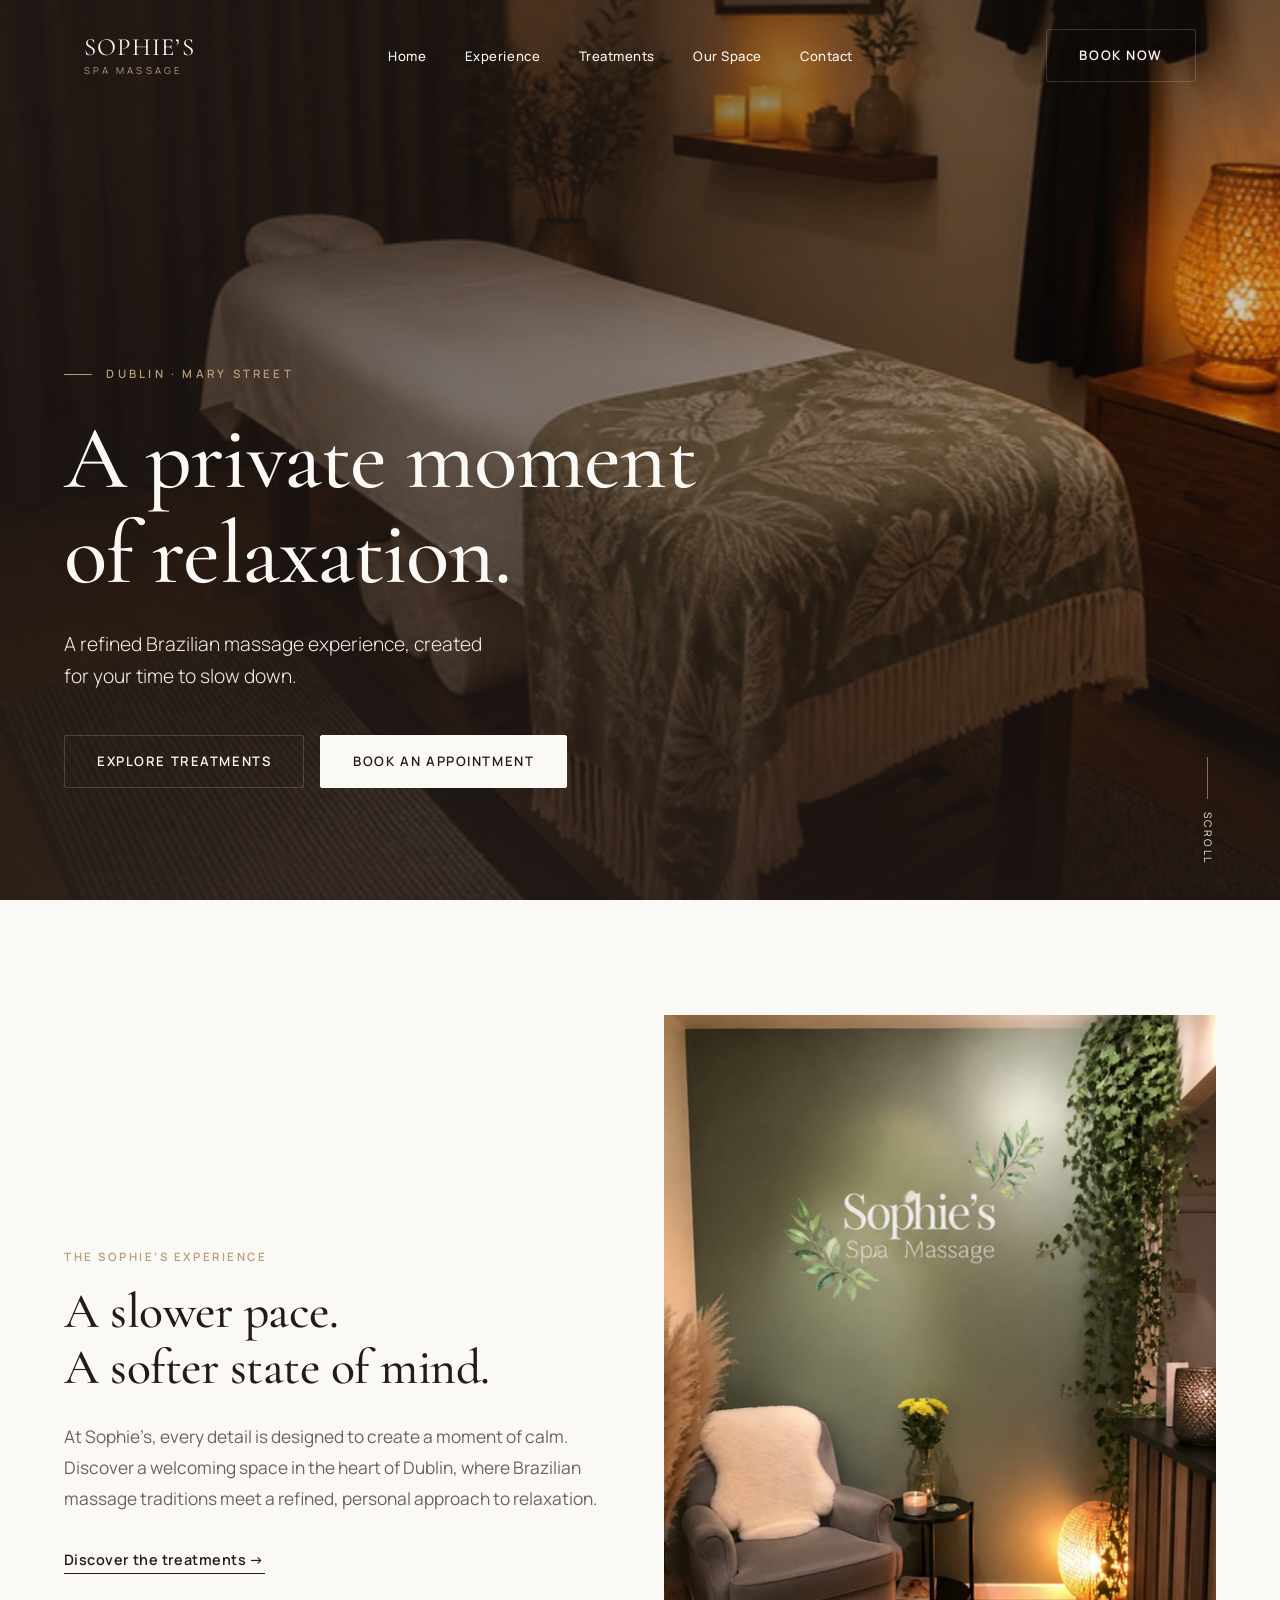
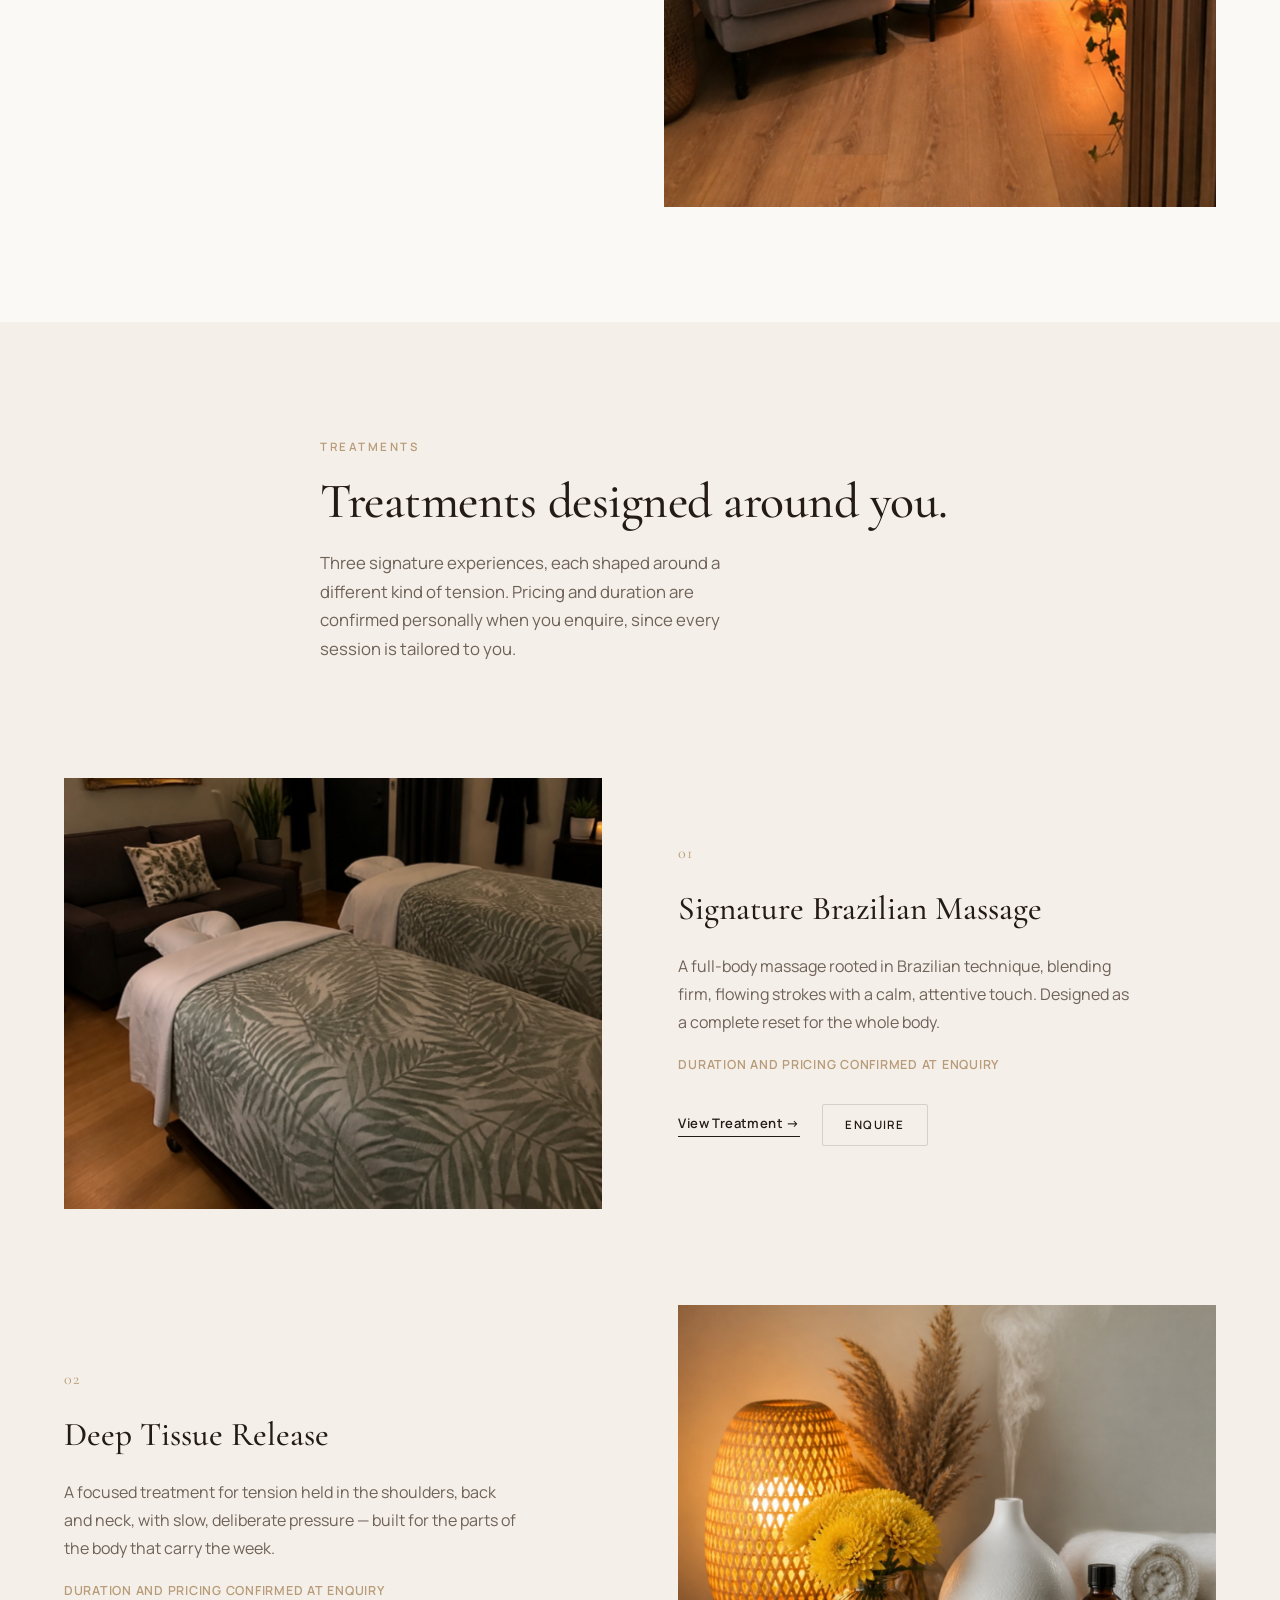
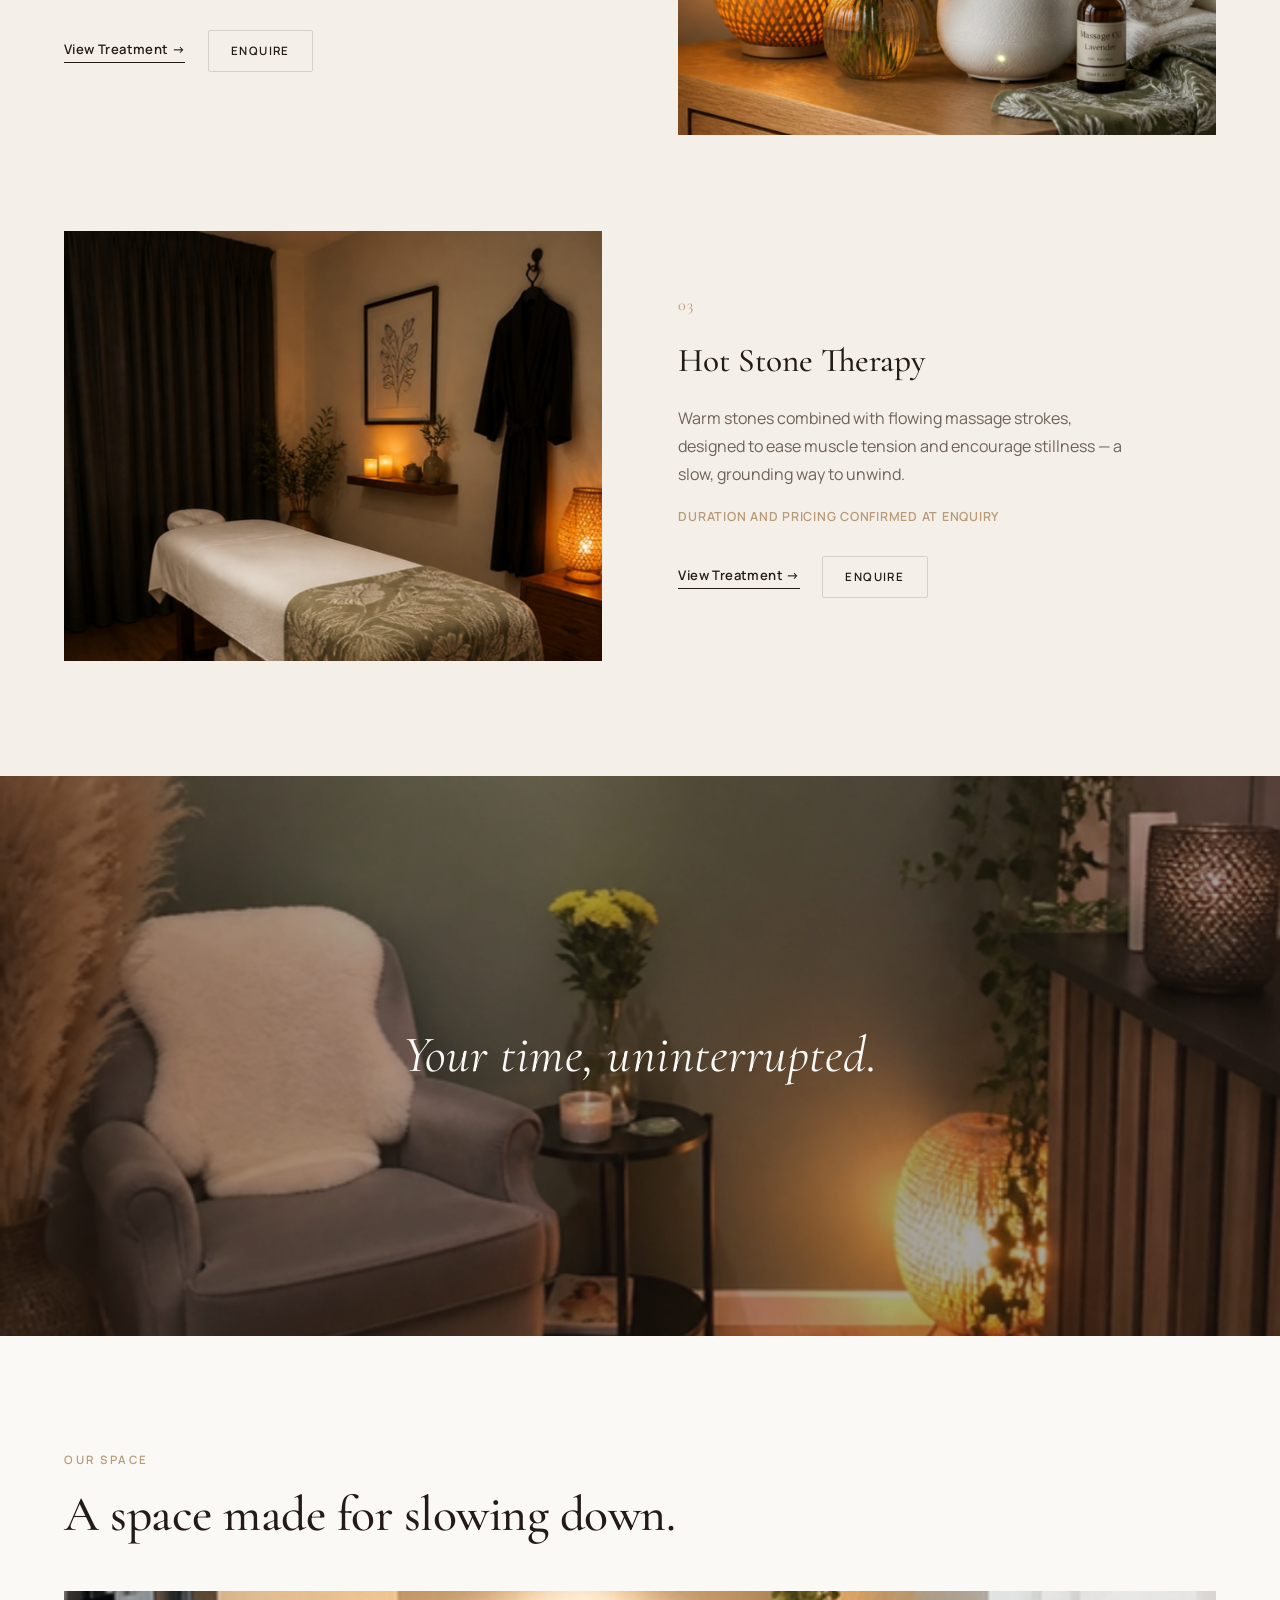
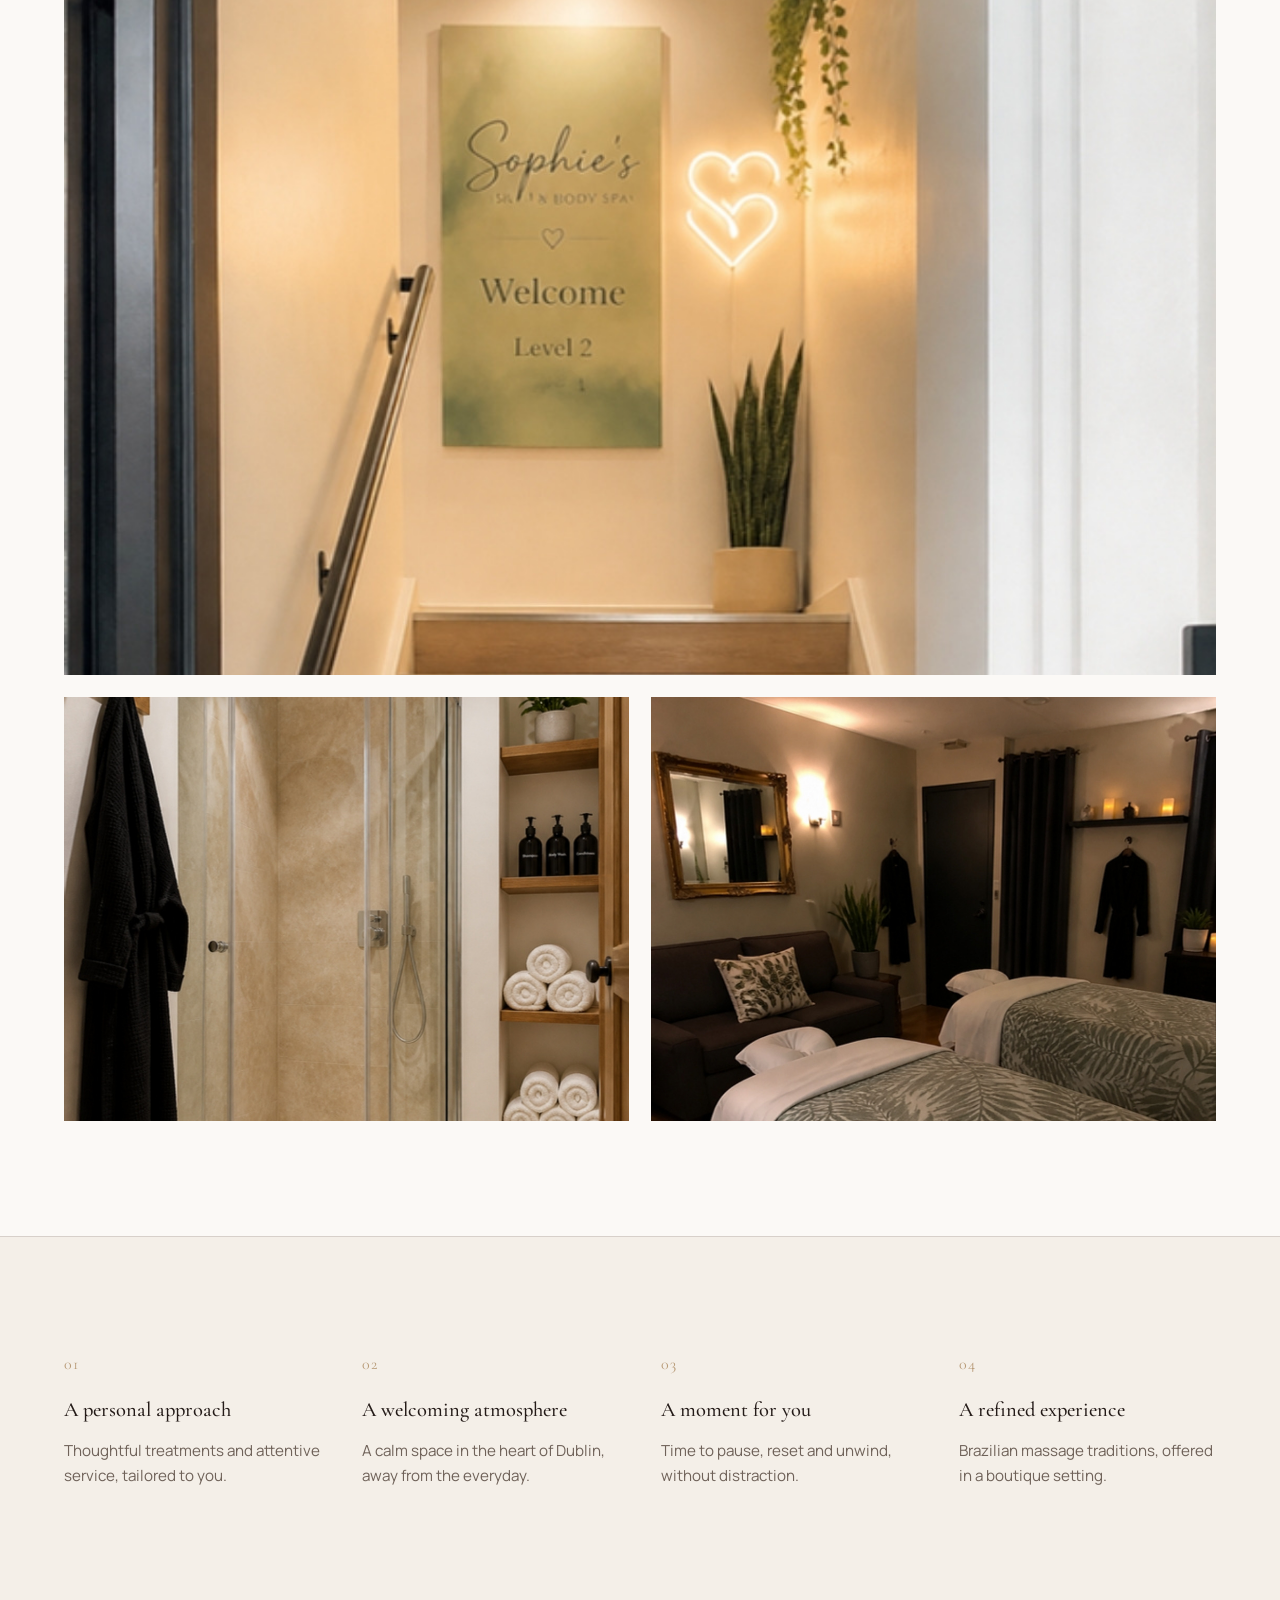
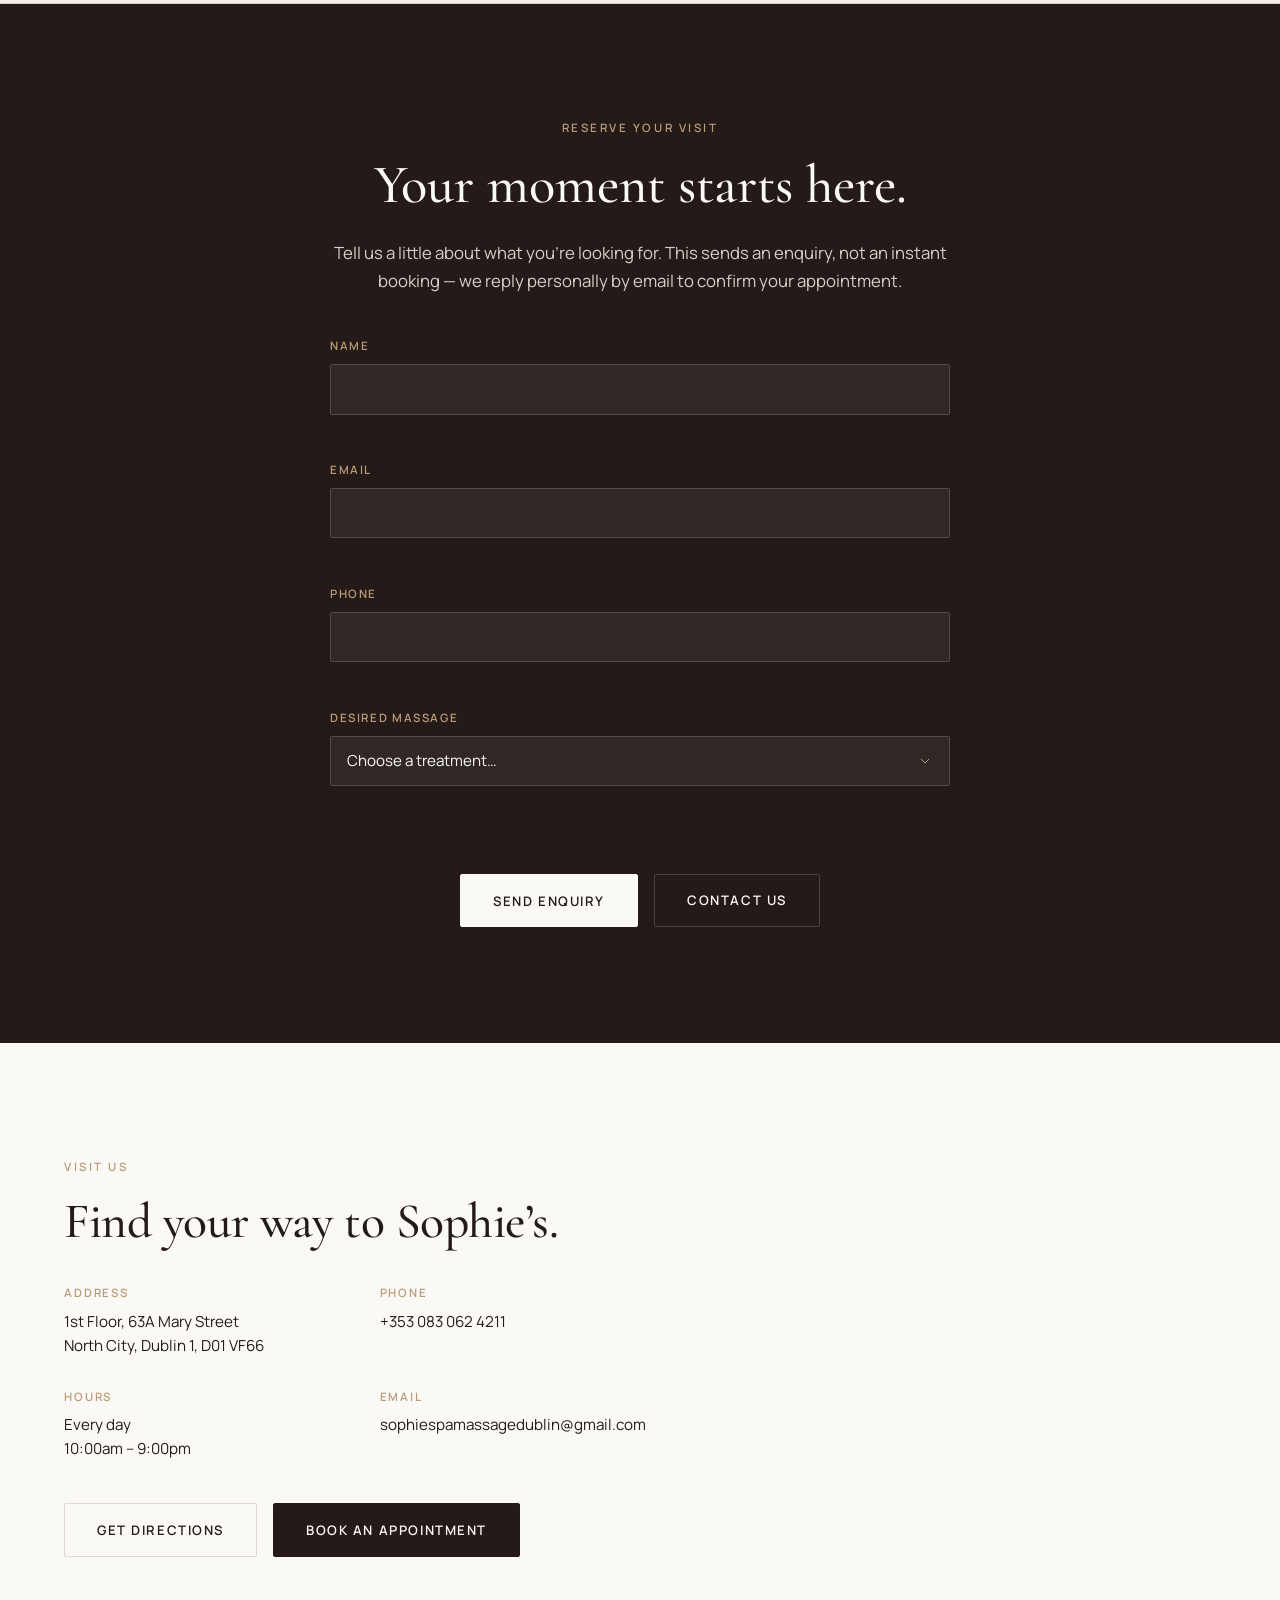
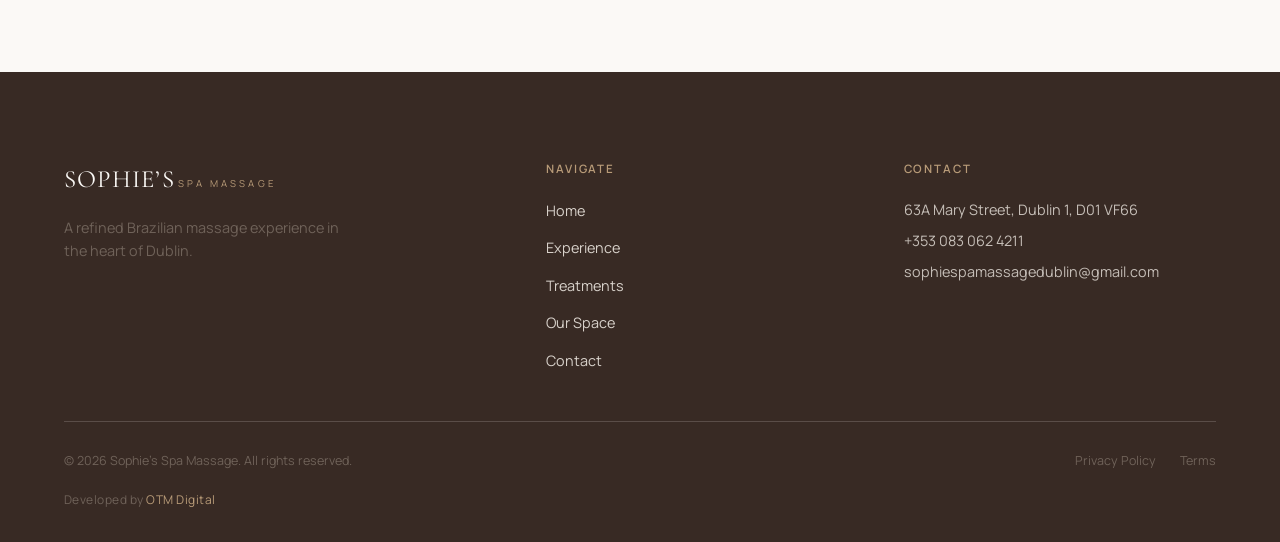
<file: index.html>
<!DOCTYPE html>
<html lang="en">
<head>
<meta charset="UTF-8">
<meta name="viewport" content="width=device-width, initial-scale=1.0">
<title>Sophie's Spa Massage | Brazilian Massage in Dublin</title>
<meta name="description" content="Discover a refined Brazilian massage experience at Sophie's Spa Massage in Dublin. Explore our treatments and book your appointment.">

<!-- Open Graph -->
<meta property="og:title" content="Sophie's Spa Massage | Brazilian Massage in Dublin">
<meta property="og:description" content="A private moment of relaxation in the heart of Dublin. Refined Brazilian massage, created for your time to slow down.">
<meta property="og:type" content="website">
<meta property="og:locale" content="en_IE">

<link rel="preconnect" href="https://fonts.googleapis.com">
<link rel="preconnect" href="https://fonts.gstatic.com" crossorigin>
<link href="https://fonts.googleapis.com/css2?family=Cormorant+Garamond:ital,wght@0,300;0,400;0,500;0,600;1,400&family=Manrope:wght@300;400;500;600;700&display=swap" rel="stylesheet">

<link rel="stylesheet" href="style.css">
<link rel="icon" type="image/svg+xml" href="favicon.svg">
</head>
<body>

<!-- Skip link for accessibility -->
<a class="skip-link" href="#main">Skip to content</a>

<!-- ============ HEADER ============ -->
<header class="site-header" id="site-header">
  <div class="header-inner">
    <a href="#home" class="logo" aria-label="Sophie's Spa Massage — Home">
      <span class="logo-main">SOPHIE&rsquo;S</span>
      <span class="logo-sub">Spa Massage</span>
    </a>

    <nav class="main-nav" aria-label="Primary navigation">
      <ul class="nav-list">
        <li><a href="#home">Home</a></li>
        <li><a href="#experience">Experience</a></li>
        <li><a href="#treatments">Treatments</a></li>
        <li><a href="#space">Our Space</a></li>
        <li><a href="#contact">Contact</a></li>
      </ul>
    </nav>

    <div class="header-actions">
      <a href="#booking" class="btn btn-outline header-cta">Book Now</a>
      <button class="menu-toggle" id="menu-toggle" aria-label="Open menu" aria-expanded="false" aria-controls="mobile-nav">
        <span class="menu-line"></span>
        <span class="menu-line"></span>
        <span class="menu-line"></span>
      </button>
    </div>
  </div>
</header>

<!-- ============ MOBILE NAV ============ -->
<div class="mobile-nav" id="mobile-nav" aria-hidden="true">
  <nav aria-label="Mobile navigation">
    <ul>
      <li><a href="#home">Home</a></li>
      <li><a href="#experience">Experience</a></li>
      <li><a href="#treatments">Treatments</a></li>
      <li><a href="#space">Our Space</a></li>
      <li><a href="#contact">Contact</a></li>
    </ul>
    <a href="#booking" class="btn btn-solid mobile-cta">Book Now</a>
  </nav>
</div>
<div class="mobile-nav-overlay" id="mobile-nav-overlay"></div>

<main id="main">

  <!-- ============ HERO ============ -->
  <section class="hero" id="home">
    <div class="hero-media">
      <img src="images/treatment-room.jpg" width="1088" height="1456" fetchpriority="high"
           alt="A treatment room lit by candles and a woven lamp, with a massage bed dressed in a leaf-print throw"
           class="hero-img" id="hero-img" style="object-position: 50% 62%;">
      <div class="hero-overlay"></div>
    </div>

    <div class="hero-content">
      <p class="hero-label reveal">DUBLIN &middot; MARY STREET</p>
      <h1 class="hero-title reveal">A private moment<br>of relaxation.</h1>
      <p class="hero-subtitle reveal">A refined Brazilian massage experience, created for your time to slow down.</p>
      <div class="hero-actions reveal">
        <a href="#treatments" class="btn btn-outline-light">Explore Treatments</a>
        <a href="#booking" class="btn btn-solid-light">Book an Appointment</a>
      </div>
    </div>

    <a href="#experience" class="scroll-indicator" aria-label="Scroll to next section">
      <span class="scroll-line"></span>
      <span class="scroll-text">Scroll</span>
    </a>
  </section>

  <!-- ============ INTRO / BRAND STORY ============ -->
  <section class="intro" id="experience">
    <div class="intro-inner">
      <div class="intro-text reveal-up">
        <p class="section-label">THE SOPHIE&rsquo;S EXPERIENCE</p>
        <h2 class="section-title">A slower pace.<br>A softer state of mind.</h2>
        <p class="intro-copy">At Sophie&rsquo;s, every detail is designed to create a moment of calm. Discover a welcoming space in the heart of Dublin, where Brazilian massage traditions meet a refined, personal approach to relaxation.</p>
        <a href="#treatments" class="text-link">Discover the treatments &rarr;</a>
      </div>
      <div class="intro-image reveal-up">
        <img src="images/reception.jpg" width="1088" height="1456" loading="lazy"
             alt="The reception corner at Sophie's: a sage-green wall with the logo, a grey velvet armchair, trailing ivy and a glowing woven lamp">
      </div>
    </div>
  </section>

  <!-- ============ TREATMENTS ============ -->
  <section class="treatments" id="treatments">
    <div class="treatments-header reveal-up">
      <p class="section-label">TREATMENTS</p>
      <h2 class="section-title">Treatments designed around you.</h2>
      <p class="section-subtitle">Three signature experiences, each shaped around a different kind of tension. Pricing and duration are confirmed personally when you enquire, since every session is tailored to you.</p>
    </div>

    <div class="treatments-list">

      <article class="treatment-row reveal-up">
        <div class="treatment-row-media">
          <img src="images/double-room.jpg" width="1088" height="1456" loading="lazy" style="object-position: 50% 78%;"
               alt="Two massage beds dressed in leaf-print throws, with a gold-framed mirror and a sofa behind">
        </div>
        <div class="treatment-row-body">
          <span class="treatment-index">01</span>
          <h3>Signature Brazilian Massage</h3>
          <p class="treatment-desc">A full-body massage rooted in Brazilian technique, blending firm, flowing strokes with a calm, attentive touch. Designed as a complete reset for the whole body.</p>
          <p class="treatment-note">Duration and pricing confirmed at enquiry</p>
          <div class="treatment-actions">
            <a href="treatments/signature-brazilian-massage.html" target="_blank" rel="noopener" class="text-link small">View Treatment &rarr;</a>
            <a href="#booking" class="btn btn-line small treatment-select-link" data-treatment="Signature Brazilian Massage">Enquire</a>
          </div>
        </div>
      </article>

      <article class="treatment-row reverse reveal-up">
        <div class="treatment-row-media">
          <img src="images/aromatherapy.jpg" width="1264" height="1264" loading="lazy"
               alt="A woven lamp, yellow chrysanthemums, an aroma diffuser, lavender massage oil and rolled towels on a wooden console">
        </div>
        <div class="treatment-row-body">
          <span class="treatment-index">02</span>
          <h3>Deep Tissue Release</h3>
          <p class="treatment-desc">A focused treatment for tension held in the shoulders, back and neck, with slow, deliberate pressure &mdash; built for the parts of the body that carry the week.</p>
          <p class="treatment-note">Duration and pricing confirmed at enquiry</p>
          <div class="treatment-actions">
            <a href="treatments/deep-tissue-release.html" target="_blank" rel="noopener" class="text-link small">View Treatment &rarr;</a>
            <a href="#booking" class="btn btn-line small treatment-select-link" data-treatment="Deep Tissue Release">Enquire</a>
          </div>
        </div>
      </article>

      <article class="treatment-row reveal-up">
        <div class="treatment-row-media">
          <img src="images/treatment-room.jpg" width="1088" height="1456" loading="lazy" style="object-position: 50% 8%;"
               alt="Candles on a wooden shelf, a framed botanical print, a robe on the wall and a warm woven lamp">
        </div>
        <div class="treatment-row-body">
          <span class="treatment-index">03</span>
          <h3>Hot Stone Therapy</h3>
          <p class="treatment-desc">Warm stones combined with flowing massage strokes, designed to ease muscle tension and encourage stillness &mdash; a slow, grounding way to unwind.</p>
          <p class="treatment-note">Duration and pricing confirmed at enquiry</p>
          <div class="treatment-actions">
            <a href="treatments/hot-stone-therapy.html" target="_blank" rel="noopener" class="text-link small">View Treatment &rarr;</a>
            <a href="#booking" class="btn btn-line small treatment-select-link" data-treatment="Hot Stone Therapy">Enquire</a>
          </div>
        </div>
      </article>

    </div>
  </section>

  <!-- ============ FULL-WIDTH VISUAL BREAK ============ -->
  <section class="visual-break">
    <img src="images/reception.jpg" width="1088" height="1456" loading="lazy" style="object-position: 50% 62%;"
         alt="A velvet armchair with a sheepskin throw beside a small table with flowers and a candle, lit by a warm lamp">
    <div class="visual-break-overlay"></div>
    <p class="visual-break-text reveal-up">Your time, uninterrupted.</p>
  </section>

  <!-- ============ THE SPACE / ATMOSPHERE ============ -->
  <section class="space" id="space">
    <div class="space-header reveal-up">
      <p class="section-label">OUR SPACE</p>
      <h2 class="section-title">A space made for slowing down.</h2>
    </div>

    <div class="space-gallery">
      <figure class="space-item span-2 reveal-up">
        <img src="images/entrance-stairs.jpg" width="1088" height="1456" loading="lazy" style="object-position: 50% 16%;"
             alt="The stairway up to Sophie's on the first floor, with a welcome sign and a soft neon heart">
        <figcaption>The way up &mdash; first floor, 63A Mary Street.</figcaption>
      </figure>
      <figure class="space-item reveal-up">
        <img src="images/shower.jpg" width="1088" height="1456" loading="lazy" style="object-position: 50% 32%;"
             alt="A private shower with a rain head, a black robe and shelves of rolled white towels">
      </figure>
      <figure class="space-item reveal-up">
        <img src="images/double-room.jpg" width="1088" height="1456" loading="lazy" style="object-position: 50% 14%;"
             alt="A warmly lit room with a gold-framed mirror, a wall sconce, a sofa and robes hanging by the door">
      </figure>
    </div>
  </section>

  <!-- ============ WHY SOPHIE'S / VALUES ============ -->
  <section class="values">
    <div class="values-inner">
      <div class="value-item reveal-up">
        <span class="value-index">01</span>
        <h3>A personal approach</h3>
        <p>Thoughtful treatments and attentive service, tailored to you.</p>
      </div>
      <div class="value-item reveal-up">
        <span class="value-index">02</span>
        <h3>A welcoming atmosphere</h3>
        <p>A calm space in the heart of Dublin, away from the everyday.</p>
      </div>
      <div class="value-item reveal-up">
        <span class="value-index">03</span>
        <h3>A moment for you</h3>
        <p>Time to pause, reset and unwind, without distraction.</p>
      </div>
      <div class="value-item reveal-up">
        <span class="value-index">04</span>
        <h3>A refined experience</h3>
        <p>Brazilian massage traditions, offered in a boutique setting.</p>
      </div>
    </div>
  </section>

  <!-- ============ BOOKING CTA ============ -->
  <section class="booking-cta" id="booking">
    <div class="booking-inner reveal-up">
      <p class="section-label light">RESERVE YOUR VISIT</p>
      <h2 class="booking-title">Your moment starts here.</h2>
      <p class="booking-copy">Tell us a little about what you&rsquo;re looking for. This sends an enquiry, not an instant booking &mdash; we reply personally by email to confirm your appointment.</p>

      <form class="booking-form" id="booking-form" novalidate>
        <div class="form-row">
          <label for="booking-name">Name</label>
          <input type="text" id="booking-name" name="name" autocomplete="name" aria-describedby="err-booking-name" required>
          <span class="field-error" id="err-booking-name" data-error-for="booking-name"></span>
        </div>
        <div class="form-row">
          <label for="booking-email">Email</label>
          <input type="email" id="booking-email" name="email" autocomplete="email" aria-describedby="err-booking-email" required>
          <span class="field-error" id="err-booking-email" data-error-for="booking-email"></span>
        </div>
        <div class="form-row">
          <label for="booking-phone">Phone</label>
          <input type="tel" id="booking-phone" name="phone" autocomplete="tel" aria-describedby="err-booking-phone" required>
          <span class="field-error" id="err-booking-phone" data-error-for="booking-phone"></span>
        </div>
        <div class="form-row">
          <label for="booking-treatment">Desired Massage</label>
          <select id="booking-treatment" name="treatment" aria-describedby="err-booking-treatment" required>
            <option value="" disabled selected>Choose a treatment&hellip;</option>
            <option value="Signature Brazilian Massage">Signature Brazilian Massage</option>
            <option value="Deep Tissue Release">Deep Tissue Release</option>
            <option value="Hot Stone Therapy">Hot Stone Therapy</option>
            <option value="Not sure yet">Not sure yet &mdash; help me choose</option>
          </select>
          <span class="field-error" id="err-booking-treatment" data-error-for="booking-treatment"></span>
        </div>

        <p class="form-note" id="booking-form-note" role="status" aria-live="polite"></p>

        <div class="booking-actions">
          <button type="submit" class="btn btn-solid-light">Send Enquiry</button>
          <a href="#contact" class="btn btn-outline-light">Contact Us</a>
        </div>
      </form>
    </div>
  </section>

  <!-- ============ LOCATION / CONTACT ============ -->
  <section class="contact" id="contact">
    <div class="contact-inner">
      <div class="contact-info reveal-up">
        <p class="section-label">VISIT US</p>
        <h2 class="section-title">Find your way to Sophie&rsquo;s.</h2>

        <!-- Confirmed against sophiespamassage.com on 2026-09-17 -->
        <dl class="contact-details">
          <div>
            <dt>Address</dt>
            <dd>1st Floor, 63A Mary Street<br>North City, Dublin 1, D01 VF66</dd>
          </div>
          <div>
            <dt>Phone</dt>
            <dd><a href="tel:+353830624211" class="dd-link">+353 083 062 4211</a></dd>
          </div>
          <div>
            <dt>Hours</dt>
            <dd>Every day<br>10:00am &ndash; 9:00pm</dd>
          </div>
          <div>
            <dt>Email</dt>
            <dd><a href="mailto:sophiespamassagedublin@gmail.com" class="dd-link">sophiespamassagedublin@gmail.com</a></dd>
          </div>
        </dl>

        <div class="contact-actions">
          <a href="https://www.google.com/maps/search/?api=1&query=63A+Mary+Street+North+City+Dublin+1+D01+VF66" target="_blank" rel="noopener" class="btn btn-line">Get Directions</a>
          <a href="#booking" class="btn btn-solid">Book an Appointment</a>
        </div>
      </div>

      <div class="contact-map reveal-up">
        <iframe
          title="Map showing Sophie's Spa Massage location at 63A Mary Street, Dublin 1"
          src="https://www.google.com/maps?q=63A+Mary+Street,+North+City,+Dublin+1,+D01+VF66,+Ireland&output=embed"
          width="100%"
          height="100%"
          style="border:0"
          allowfullscreen=""
          loading="lazy"
          referrerpolicy="no-referrer-when-downgrade">
        </iframe>
      </div>
    </div>
  </section>

</main>

<!-- ============ FOOTER ============ -->
<footer class="site-footer">
  <div class="footer-inner">
    <div class="footer-brand">
      <span class="logo-main">SOPHIE&rsquo;S</span>
      <span class="logo-sub">Spa Massage</span>
      <p class="footer-desc">A refined Brazilian massage experience in the heart of Dublin.</p>
    </div>

    <nav class="footer-nav" aria-label="Footer navigation">
      <h4>Navigate</h4>
      <ul>
        <li><a href="#home">Home</a></li>
        <li><a href="#experience">Experience</a></li>
        <li><a href="#treatments">Treatments</a></li>
        <li><a href="#space">Our Space</a></li>
        <li><a href="#contact">Contact</a></li>
      </ul>
    </nav>

    <div class="footer-contact">
      <h4>Contact</h4>
      <p>63A Mary Street, Dublin 1, D01 VF66</p>
      <p><a href="tel:+353830624211">+353 083 062 4211</a></p>
      <p><a href="mailto:sophiespamassagedublin@gmail.com">sophiespamassagedublin@gmail.com</a></p>
    </div>
  </div>

  <div class="footer-bottom">
    <p>&copy; <span id="year"></span> Sophie&rsquo;s Spa Massage. All rights reserved.</p>
    <div class="footer-legal">
      <a href="#">Privacy Policy</a>
      <a href="#">Terms</a>
    </div>
  </div>
  <p class="footer-credit">Developed by <a href="https://www.otmdigital.online" target="_blank" rel="noopener">OTM Digital</a></p>
</footer>

<script src="script.js"></script>
</body>
</html>
</file>
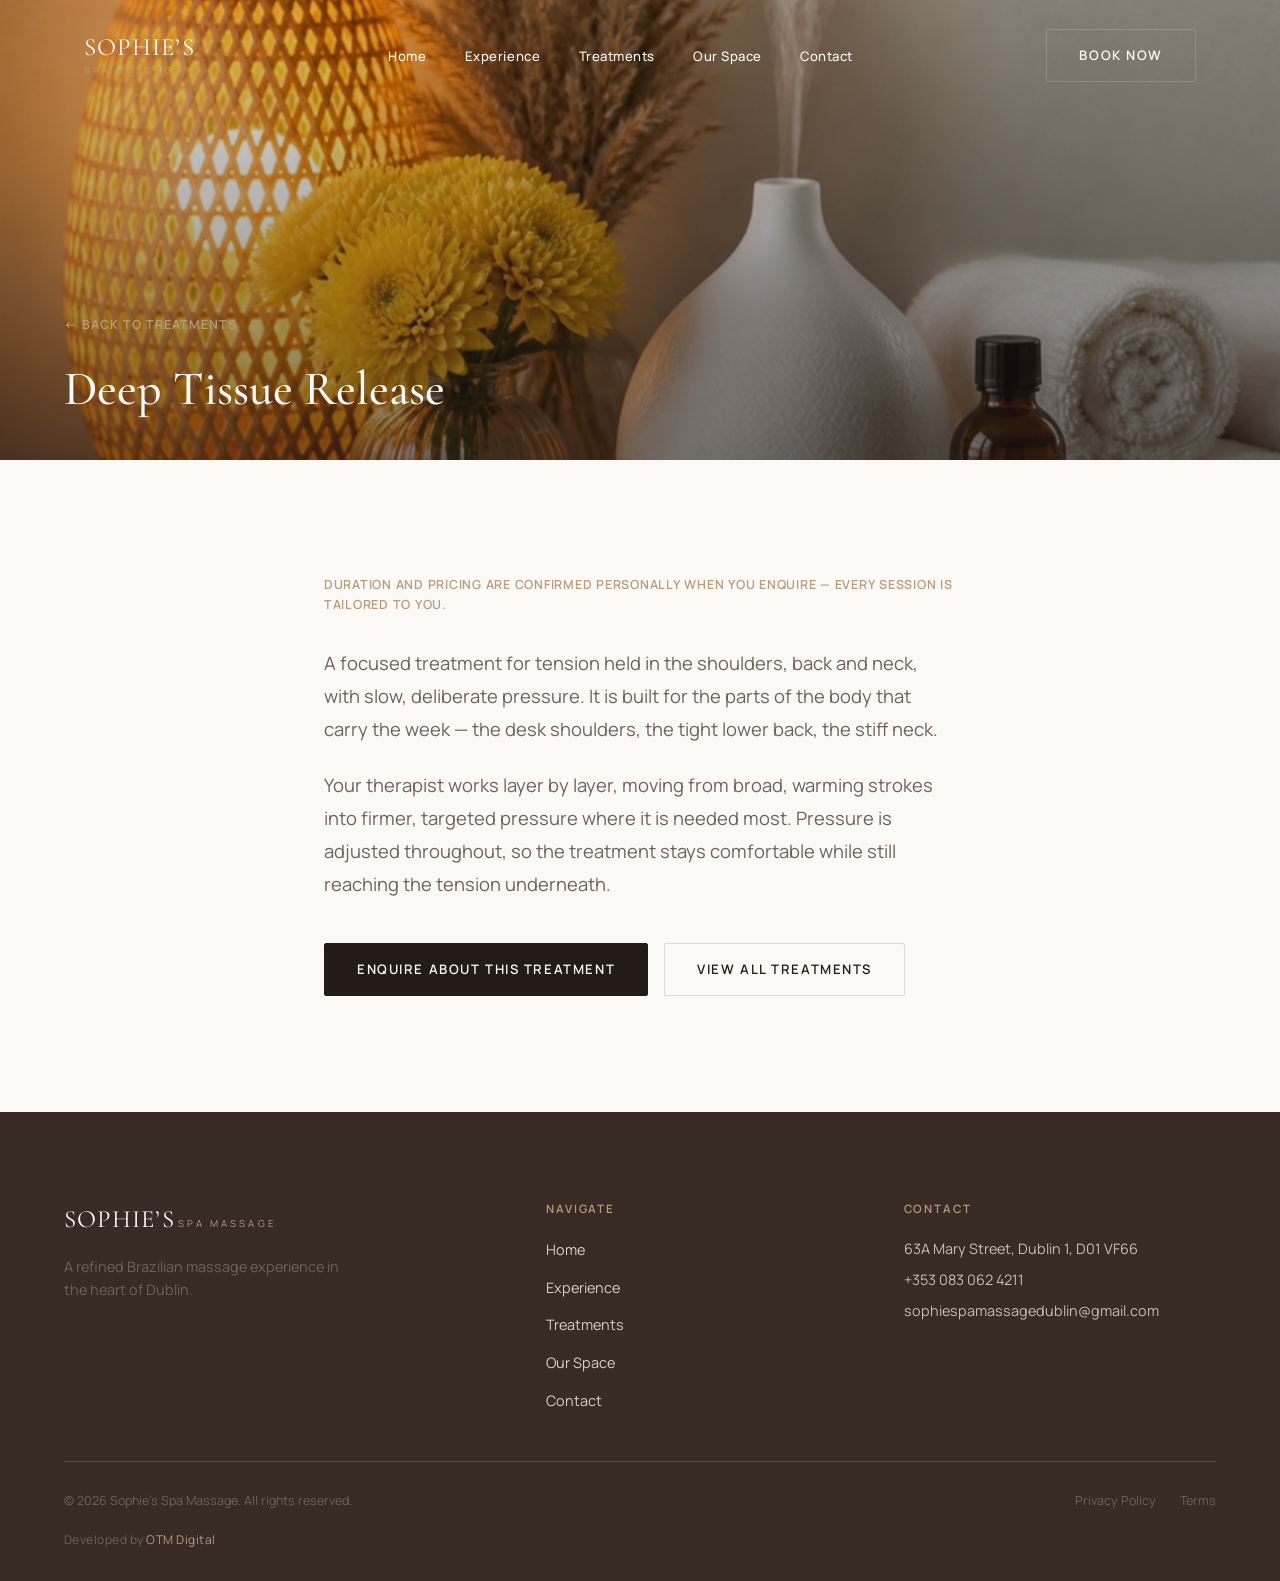
<file: treatments/deep-tissue-release.html>
<!DOCTYPE html>
<html lang="en">
<head>
<meta charset="UTF-8">
<meta name="viewport" content="width=device-width, initial-scale=1.0">
<title>Deep Tissue Release | Sophie's Spa Massage</title>
<meta name="description" content="A focused treatment for tension held in the shoulders, back and neck, with slow, deliberate pressure.">
<link rel="preconnect" href="https://fonts.googleapis.com">
<link rel="preconnect" href="https://fonts.gstatic.com" crossorigin>
<link href="https://fonts.googleapis.com/css2?family=Cormorant+Garamond:ital,wght@0,300;0,400;0,500;0,600;1,400&family=Manrope:wght@300;400;500;600;700&display=swap" rel="stylesheet">
<link rel="stylesheet" href="../style.css">
<link rel="icon" type="image/svg+xml" href="../favicon.svg">
</head>
<body>

<a class="skip-link" href="#main">Skip to content</a>

<header class="site-header scrolled" id="site-header">
  <div class="header-inner">
    <a href="../index.html#home" class="logo" aria-label="Sophie's Spa Massage — Home">
      <span class="logo-main">SOPHIE&rsquo;S</span>
      <span class="logo-sub">Spa Massage</span>
    </a>
    <nav class="main-nav" aria-label="Primary navigation">
      <ul class="nav-list">
        <li><a href="../index.html#home">Home</a></li>
        <li><a href="../index.html#experience">Experience</a></li>
        <li><a href="../index.html#treatments">Treatments</a></li>
        <li><a href="../index.html#space">Our Space</a></li>
        <li><a href="../index.html#contact">Contact</a></li>
      </ul>
    </nav>
    <div class="header-actions">
      <a href="../index.html#booking" class="btn btn-outline header-cta">Book Now</a>
      <button class="menu-toggle" id="menu-toggle" aria-label="Open menu" aria-expanded="false" aria-controls="mobile-nav">
        <span class="menu-line"></span>
        <span class="menu-line"></span>
        <span class="menu-line"></span>
      </button>
    </div>
  </div>
</header>

<div class="mobile-nav" id="mobile-nav" aria-hidden="true">
  <nav aria-label="Mobile navigation">
    <ul>
      <li><a href="../index.html#home">Home</a></li>
      <li><a href="../index.html#experience">Experience</a></li>
      <li><a href="../index.html#treatments">Treatments</a></li>
      <li><a href="../index.html#space">Our Space</a></li>
      <li><a href="../index.html#contact">Contact</a></li>
    </ul>
    <a href="../index.html#booking" class="btn btn-solid mobile-cta">Book Now</a>
  </nav>
</div>
<div class="mobile-nav-overlay" id="mobile-nav-overlay"></div>

<main id="main">
  <section class="detail-hero">
    <img src="../images/aromatherapy.jpg" width="1264" height="1264" style="object-position: 50% 50%;"
         alt="A woven lamp, yellow chrysanthemums, an aroma diffuser, lavender massage oil and rolled towels on a wooden console">
    <div class="detail-hero-overlay"></div>
    <div class="detail-hero-caption">
      <a href="../index.html#treatments" class="detail-back">&larr; Back to Treatments</a>
      <h1 class="detail-title">Deep Tissue Release</h1>
    </div>
  </section>

  <section class="detail-body">
    <p class="detail-meta-note">Duration and pricing are confirmed personally when you enquire &mdash; every session is tailored to you.</p>

    <p class="detail-summary">A focused treatment for tension held in the shoulders, back and neck, with slow, deliberate pressure. It is built for the parts of the body that carry the week &mdash; the desk shoulders, the tight lower back, the stiff neck.</p>

    <p class="detail-summary">Your therapist works layer by layer, moving from broad, warming strokes into firmer, targeted pressure where it is needed most. Pressure is adjusted throughout, so the treatment stays comfortable while still reaching the tension underneath.</p>

    <div class="detail-actions">
      <a href="../index.html?treatment=Deep%20Tissue%20Release#booking" class="btn btn-solid">Enquire About This Treatment</a>
      <a href="../index.html#treatments" class="btn btn-line">View All Treatments</a>
    </div>
  </section>
</main>

<footer class="site-footer">
  <div class="footer-inner">
    <div class="footer-brand">
      <span class="logo-main">SOPHIE&rsquo;S</span>
      <span class="logo-sub">Spa Massage</span>
      <p class="footer-desc">A refined Brazilian massage experience in the heart of Dublin.</p>
    </div>
    <nav class="footer-nav" aria-label="Footer navigation">
      <h4>Navigate</h4>
      <ul>
        <li><a href="../index.html#home">Home</a></li>
        <li><a href="../index.html#experience">Experience</a></li>
        <li><a href="../index.html#treatments">Treatments</a></li>
        <li><a href="../index.html#space">Our Space</a></li>
        <li><a href="../index.html#contact">Contact</a></li>
      </ul>
    </nav>
    <div class="footer-contact">
      <h4>Contact</h4>
      <p>63A Mary Street, Dublin 1, D01 VF66</p>
      <p><a href="tel:+353830624211">+353 083 062 4211</a></p>
      <p><a href="mailto:sophiespamassagedublin@gmail.com">sophiespamassagedublin@gmail.com</a></p>
    </div>
  </div>
  <div class="footer-bottom">
    <p>&copy; <span id="year"></span> Sophie&rsquo;s Spa Massage. All rights reserved.</p>
    <div class="footer-legal">
      <a href="../index.html">Privacy Policy</a>
      <a href="../index.html">Terms</a>
    </div>
  </div>
  <p class="footer-credit">Developed by <a href="https://www.otmdigital.online" target="_blank" rel="noopener">OTM Digital</a></p>
</footer>

<script src="../script.js"></script>
</body>
</html>
</file>
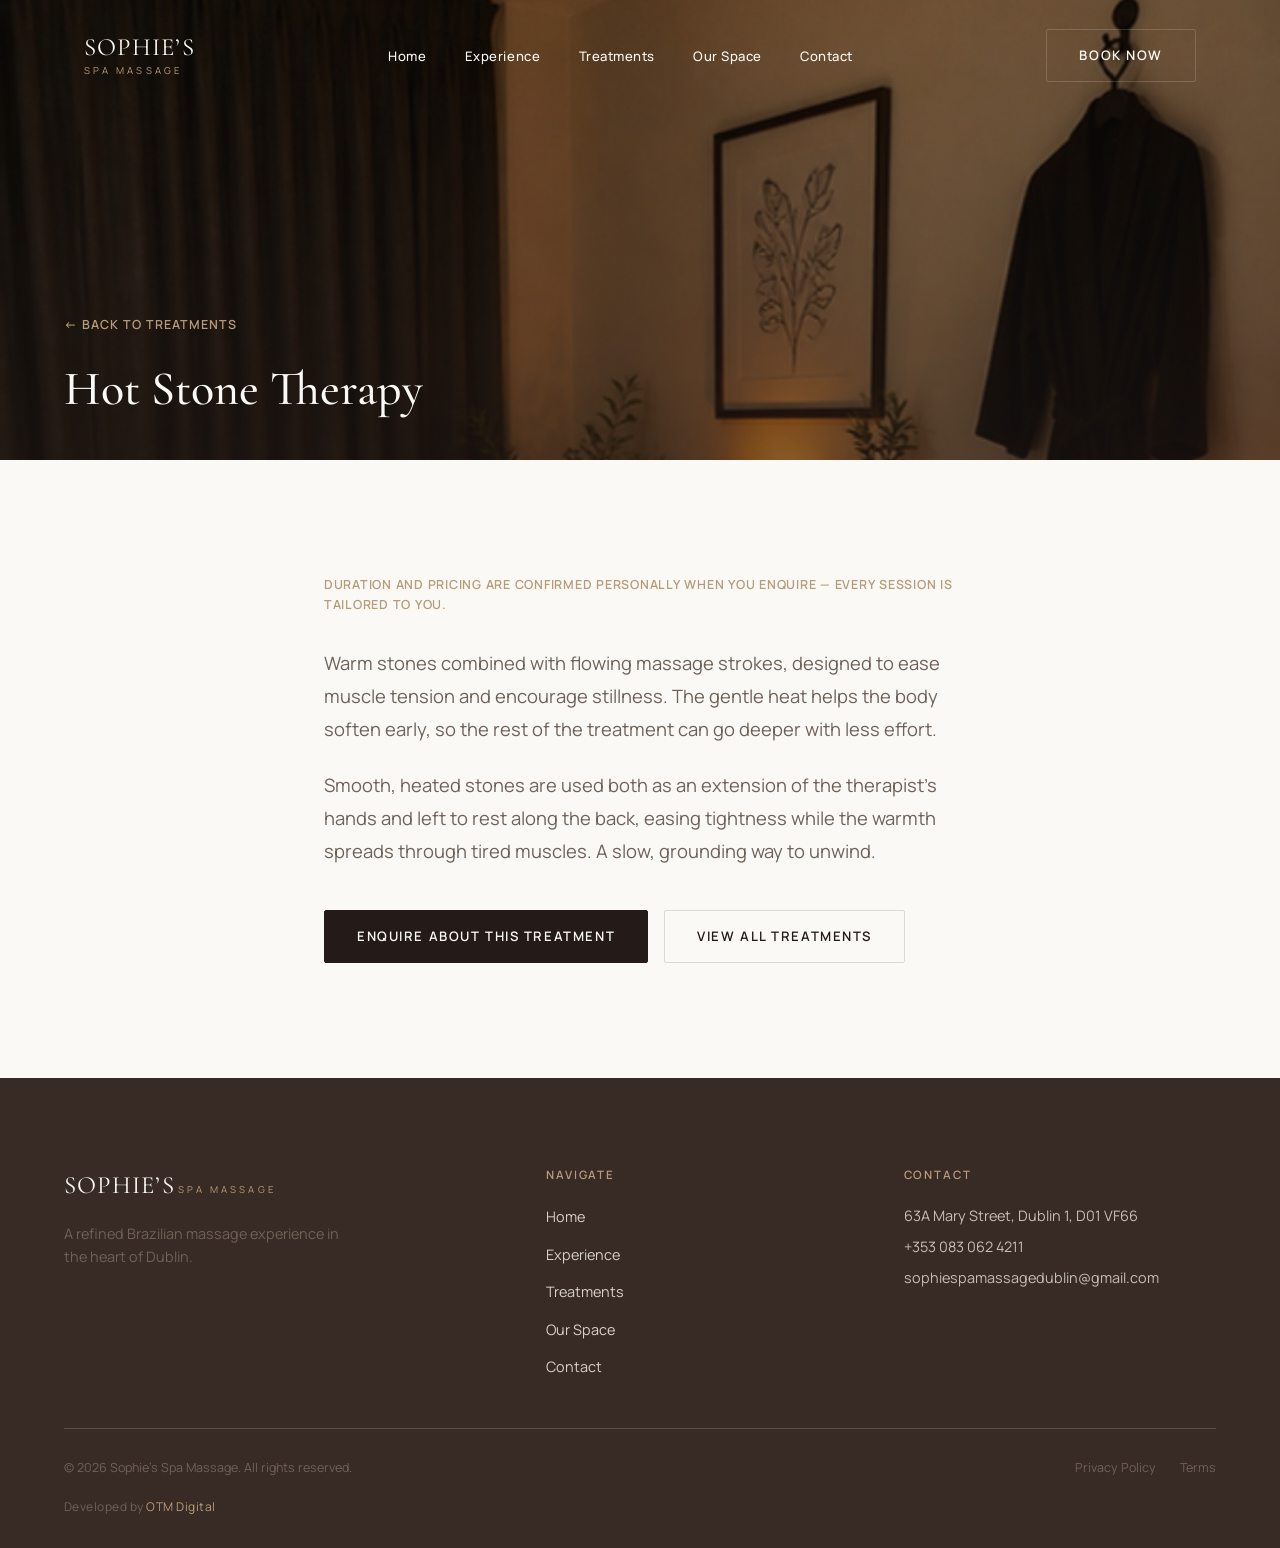
<file: treatments/hot-stone-therapy.html>
<!DOCTYPE html>
<html lang="en">
<head>
<meta charset="UTF-8">
<meta name="viewport" content="width=device-width, initial-scale=1.0">
<title>Hot Stone Therapy | Sophie's Spa Massage</title>
<meta name="description" content="Warm stones combined with flowing massage strokes, designed to ease muscle tension and encourage stillness.">
<link rel="preconnect" href="https://fonts.googleapis.com">
<link rel="preconnect" href="https://fonts.gstatic.com" crossorigin>
<link href="https://fonts.googleapis.com/css2?family=Cormorant+Garamond:ital,wght@0,300;0,400;0,500;0,600;1,400&family=Manrope:wght@300;400;500;600;700&display=swap" rel="stylesheet">
<link rel="stylesheet" href="../style.css">
<link rel="icon" type="image/svg+xml" href="../favicon.svg">
</head>
<body>

<a class="skip-link" href="#main">Skip to content</a>

<header class="site-header scrolled" id="site-header">
  <div class="header-inner">
    <a href="../index.html#home" class="logo" aria-label="Sophie's Spa Massage — Home">
      <span class="logo-main">SOPHIE&rsquo;S</span>
      <span class="logo-sub">Spa Massage</span>
    </a>
    <nav class="main-nav" aria-label="Primary navigation">
      <ul class="nav-list">
        <li><a href="../index.html#home">Home</a></li>
        <li><a href="../index.html#experience">Experience</a></li>
        <li><a href="../index.html#treatments">Treatments</a></li>
        <li><a href="../index.html#space">Our Space</a></li>
        <li><a href="../index.html#contact">Contact</a></li>
      </ul>
    </nav>
    <div class="header-actions">
      <a href="../index.html#booking" class="btn btn-outline header-cta">Book Now</a>
      <button class="menu-toggle" id="menu-toggle" aria-label="Open menu" aria-expanded="false" aria-controls="mobile-nav">
        <span class="menu-line"></span>
        <span class="menu-line"></span>
        <span class="menu-line"></span>
      </button>
    </div>
  </div>
</header>

<div class="mobile-nav" id="mobile-nav" aria-hidden="true">
  <nav aria-label="Mobile navigation">
    <ul>
      <li><a href="../index.html#home">Home</a></li>
      <li><a href="../index.html#experience">Experience</a></li>
      <li><a href="../index.html#treatments">Treatments</a></li>
      <li><a href="../index.html#space">Our Space</a></li>
      <li><a href="../index.html#contact">Contact</a></li>
    </ul>
    <a href="../index.html#booking" class="btn btn-solid mobile-cta">Book Now</a>
  </nav>
</div>
<div class="mobile-nav-overlay" id="mobile-nav-overlay"></div>

<main id="main">
  <section class="detail-hero">
    <img src="../images/treatment-room.jpg" width="1088" height="1456" style="object-position: 50% 8%;"
         alt="Candles on a wooden shelf, a framed botanical print, a robe on the wall and a warm woven lamp">
    <div class="detail-hero-overlay"></div>
    <div class="detail-hero-caption">
      <a href="../index.html#treatments" class="detail-back">&larr; Back to Treatments</a>
      <h1 class="detail-title">Hot Stone Therapy</h1>
    </div>
  </section>

  <section class="detail-body">
    <p class="detail-meta-note">Duration and pricing are confirmed personally when you enquire &mdash; every session is tailored to you.</p>

    <p class="detail-summary">Warm stones combined with flowing massage strokes, designed to ease muscle tension and encourage stillness. The gentle heat helps the body soften early, so the rest of the treatment can go deeper with less effort.</p>

    <p class="detail-summary">Smooth, heated stones are used both as an extension of the therapist&rsquo;s hands and left to rest along the back, easing tightness while the warmth spreads through tired muscles. A slow, grounding way to unwind.</p>

    <div class="detail-actions">
      <a href="../index.html?treatment=Hot%20Stone%20Therapy#booking" class="btn btn-solid">Enquire About This Treatment</a>
      <a href="../index.html#treatments" class="btn btn-line">View All Treatments</a>
    </div>
  </section>
</main>

<footer class="site-footer">
  <div class="footer-inner">
    <div class="footer-brand">
      <span class="logo-main">SOPHIE&rsquo;S</span>
      <span class="logo-sub">Spa Massage</span>
      <p class="footer-desc">A refined Brazilian massage experience in the heart of Dublin.</p>
    </div>
    <nav class="footer-nav" aria-label="Footer navigation">
      <h4>Navigate</h4>
      <ul>
        <li><a href="../index.html#home">Home</a></li>
        <li><a href="../index.html#experience">Experience</a></li>
        <li><a href="../index.html#treatments">Treatments</a></li>
        <li><a href="../index.html#space">Our Space</a></li>
        <li><a href="../index.html#contact">Contact</a></li>
      </ul>
    </nav>
    <div class="footer-contact">
      <h4>Contact</h4>
      <p>63A Mary Street, Dublin 1, D01 VF66</p>
      <p><a href="tel:+353830624211">+353 083 062 4211</a></p>
      <p><a href="mailto:sophiespamassagedublin@gmail.com">sophiespamassagedublin@gmail.com</a></p>
    </div>
  </div>
  <div class="footer-bottom">
    <p>&copy; <span id="year"></span> Sophie&rsquo;s Spa Massage. All rights reserved.</p>
    <div class="footer-legal">
      <a href="../index.html">Privacy Policy</a>
      <a href="../index.html">Terms</a>
    </div>
  </div>
  <p class="footer-credit">Developed by <a href="https://www.otmdigital.online" target="_blank" rel="noopener">OTM Digital</a></p>
</footer>

<script src="../script.js"></script>
</body>
</html>
</file>
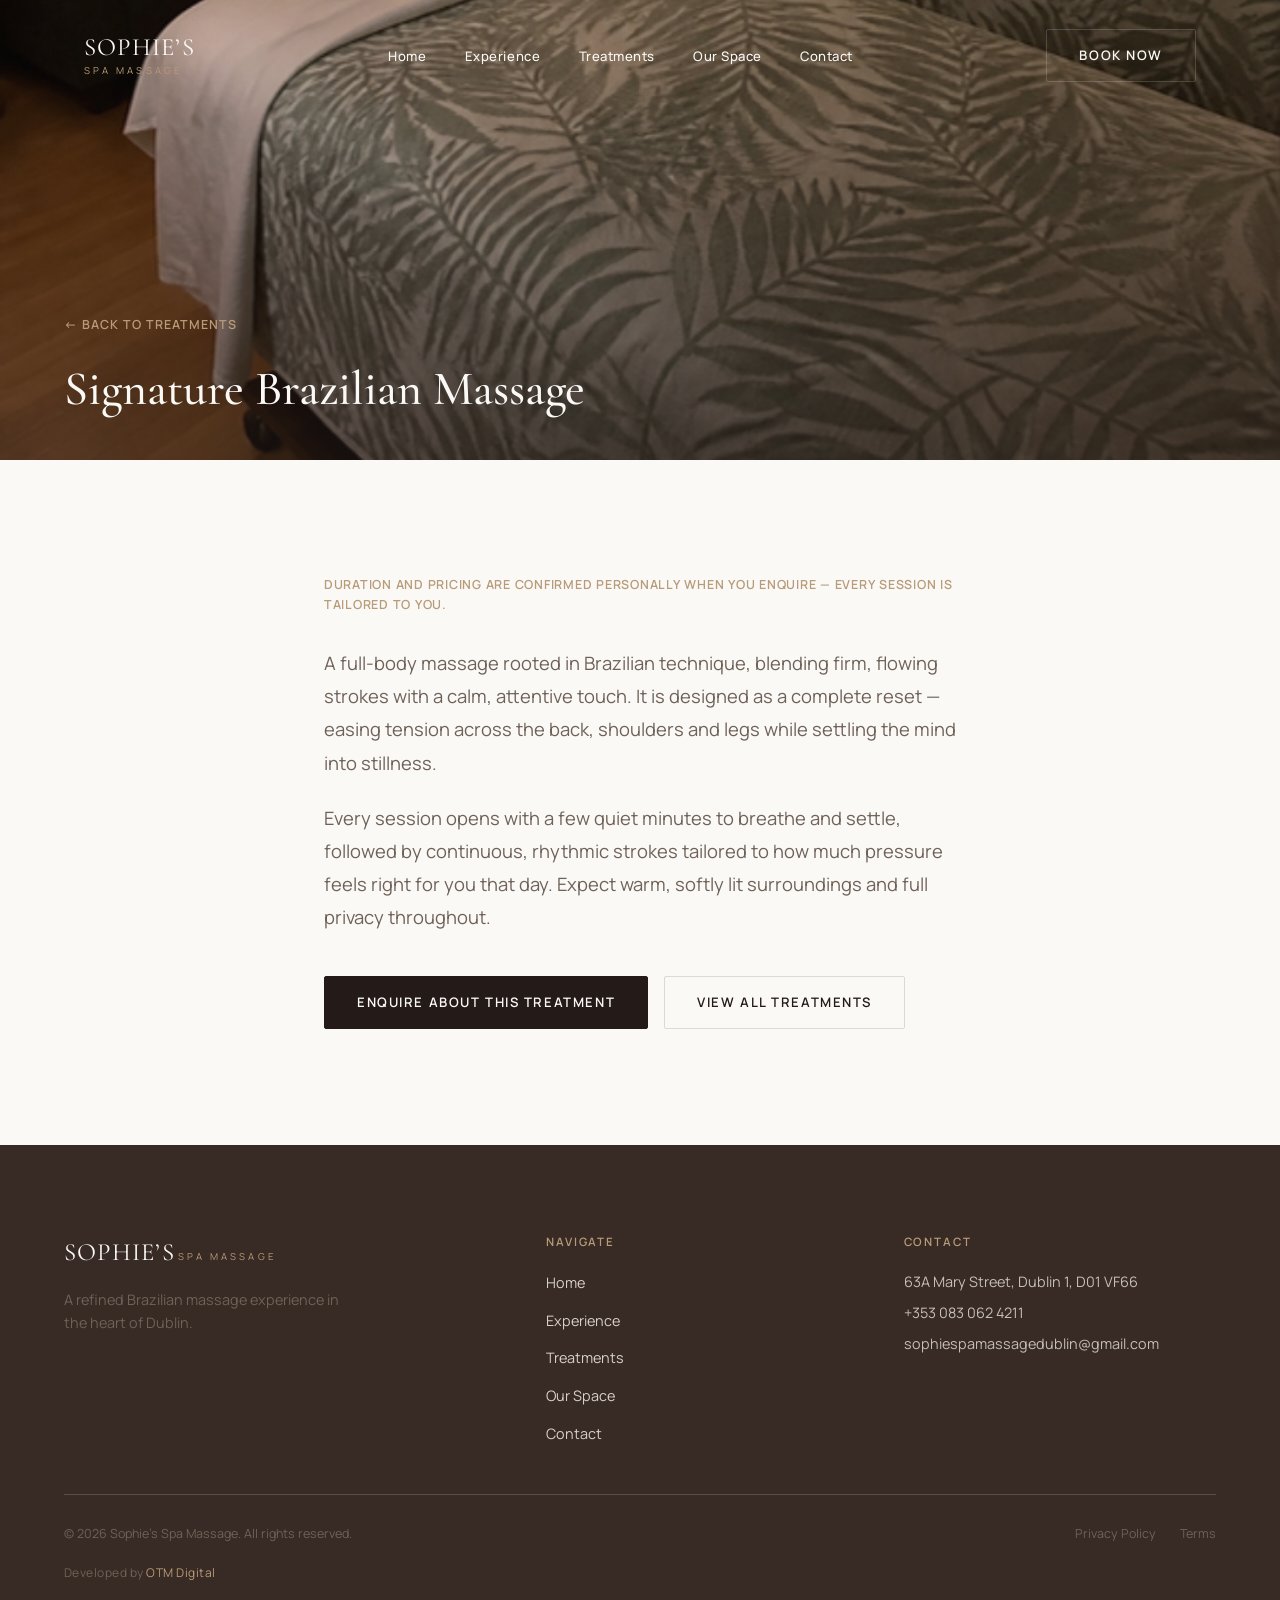
<file: treatments/signature-brazilian-massage.html>
<!DOCTYPE html>
<html lang="en">
<head>
<meta charset="UTF-8">
<meta name="viewport" content="width=device-width, initial-scale=1.0">
<title>Signature Brazilian Massage | Sophie's Spa Massage</title>
<meta name="description" content="A full-body massage rooted in Brazilian technique, blending firm, flowing strokes with a calm, attentive touch.">
<link rel="preconnect" href="https://fonts.googleapis.com">
<link rel="preconnect" href="https://fonts.gstatic.com" crossorigin>
<link href="https://fonts.googleapis.com/css2?family=Cormorant+Garamond:ital,wght@0,300;0,400;0,500;0,600;1,400&family=Manrope:wght@300;400;500;600;700&display=swap" rel="stylesheet">
<link rel="stylesheet" href="../style.css">
<link rel="icon" type="image/svg+xml" href="../favicon.svg">
</head>
<body>

<a class="skip-link" href="#main">Skip to content</a>

<header class="site-header scrolled" id="site-header">
  <div class="header-inner">
    <a href="../index.html#home" class="logo" aria-label="Sophie's Spa Massage — Home">
      <span class="logo-main">SOPHIE&rsquo;S</span>
      <span class="logo-sub">Spa Massage</span>
    </a>
    <nav class="main-nav" aria-label="Primary navigation">
      <ul class="nav-list">
        <li><a href="../index.html#home">Home</a></li>
        <li><a href="../index.html#experience">Experience</a></li>
        <li><a href="../index.html#treatments">Treatments</a></li>
        <li><a href="../index.html#space">Our Space</a></li>
        <li><a href="../index.html#contact">Contact</a></li>
      </ul>
    </nav>
    <div class="header-actions">
      <a href="../index.html#booking" class="btn btn-outline header-cta">Book Now</a>
      <button class="menu-toggle" id="menu-toggle" aria-label="Open menu" aria-expanded="false" aria-controls="mobile-nav">
        <span class="menu-line"></span>
        <span class="menu-line"></span>
        <span class="menu-line"></span>
      </button>
    </div>
  </div>
</header>

<div class="mobile-nav" id="mobile-nav" aria-hidden="true">
  <nav aria-label="Mobile navigation">
    <ul>
      <li><a href="../index.html#home">Home</a></li>
      <li><a href="../index.html#experience">Experience</a></li>
      <li><a href="../index.html#treatments">Treatments</a></li>
      <li><a href="../index.html#space">Our Space</a></li>
      <li><a href="../index.html#contact">Contact</a></li>
    </ul>
    <a href="../index.html#booking" class="btn btn-solid mobile-cta">Book Now</a>
  </nav>
</div>
<div class="mobile-nav-overlay" id="mobile-nav-overlay"></div>

<main id="main">
  <section class="detail-hero">
    <img src="../images/double-room.jpg" width="1088" height="1456" style="object-position: 50% 78%;"
         alt="Two massage beds dressed in leaf-print throws, with a gold-framed mirror and a sofa behind">
    <div class="detail-hero-overlay"></div>
    <div class="detail-hero-caption">
      <a href="../index.html#treatments" class="detail-back">&larr; Back to Treatments</a>
      <h1 class="detail-title">Signature Brazilian Massage</h1>
    </div>
  </section>

  <section class="detail-body">
    <p class="detail-meta-note">Duration and pricing are confirmed personally when you enquire &mdash; every session is tailored to you.</p>

    <p class="detail-summary">A full-body massage rooted in Brazilian technique, blending firm, flowing strokes with a calm, attentive touch. It is designed as a complete reset &mdash; easing tension across the back, shoulders and legs while settling the mind into stillness.</p>

    <p class="detail-summary">Every session opens with a few quiet minutes to breathe and settle, followed by continuous, rhythmic strokes tailored to how much pressure feels right for you that day. Expect warm, softly lit surroundings and full privacy throughout.</p>

    <div class="detail-actions">
      <a href="../index.html?treatment=Signature%20Brazilian%20Massage#booking" class="btn btn-solid">Enquire About This Treatment</a>
      <a href="../index.html#treatments" class="btn btn-line">View All Treatments</a>
    </div>
  </section>
</main>

<footer class="site-footer">
  <div class="footer-inner">
    <div class="footer-brand">
      <span class="logo-main">SOPHIE&rsquo;S</span>
      <span class="logo-sub">Spa Massage</span>
      <p class="footer-desc">A refined Brazilian massage experience in the heart of Dublin.</p>
    </div>
    <nav class="footer-nav" aria-label="Footer navigation">
      <h4>Navigate</h4>
      <ul>
        <li><a href="../index.html#home">Home</a></li>
        <li><a href="../index.html#experience">Experience</a></li>
        <li><a href="../index.html#treatments">Treatments</a></li>
        <li><a href="../index.html#space">Our Space</a></li>
        <li><a href="../index.html#contact">Contact</a></li>
      </ul>
    </nav>
    <div class="footer-contact">
      <h4>Contact</h4>
      <p>63A Mary Street, Dublin 1, D01 VF66</p>
      <p><a href="tel:+353830624211">+353 083 062 4211</a></p>
      <p><a href="mailto:sophiespamassagedublin@gmail.com">sophiespamassagedublin@gmail.com</a></p>
    </div>
  </div>
  <div class="footer-bottom">
    <p>&copy; <span id="year"></span> Sophie&rsquo;s Spa Massage. All rights reserved.</p>
    <div class="footer-legal">
      <a href="../index.html">Privacy Policy</a>
      <a href="../index.html">Terms</a>
    </div>
  </div>
  <p class="footer-credit">Developed by <a href="https://www.otmdigital.online" target="_blank" rel="noopener">OTM Digital</a></p>
</footer>

<script src="../script.js"></script>
</body>
</html>
</file>
<file: style.css>
/* ==========================================================================
   Sophie's Spa Massage — Boutique Spa Redesign
   Luxury boutique / editorial wellness direction
   ========================================================================== */

:root {
  /* Brand palette */
  --color-espresso: #241B18;
  --color-deep-brown: #382A24;
  --color-ivory: #F4EFE8;
  --color-warm-white: #FBF9F6;
  --color-taupe: #6F6259;
  --color-champagne: #B89B78;
  --color-line: rgba(36, 27, 24, 0.14);

  /* Derived tones */
  --color-champagne-soft: rgba(184, 155, 120, 0.16);
  --color-ivory-line: rgba(244, 239, 232, 0.18);
  --color-overlay: rgba(36, 27, 24, 0.42);

  /* Type */
  --font-display: "Cormorant Garamond", "Times New Roman", serif;
  --font-body: "Manrope", -apple-system, BlinkMacSystemFont, sans-serif;

  /* Rhythm */
  --section-pad: clamp(4.5rem, 9vw, 8.5rem);
  --container-max: 1240px;
  --edge: clamp(1.5rem, 5vw, 4rem);

  /* Motion */
  --ease: cubic-bezier(0.22, 1, 0.36, 1);
  --t-fast: 220ms;
  --t-med: 480ms;
  --t-slow: 900ms;
}

/* ---------- Reset ---------- */
*, *::before, *::after { box-sizing: border-box; }
html { scroll-behavior: smooth; }
body {
  margin: 0;
  background: var(--color-warm-white);
  color: var(--color-espresso);
  font-family: var(--font-body);
  font-weight: 400;
  line-height: 1.6;
  -webkit-font-smoothing: antialiased;
  overflow-x: hidden;
}
img { max-width: 100%; display: block; }
a { color: inherit; text-decoration: none; }
ul { list-style: none; margin: 0; padding: 0; }
figure { margin: 0; min-width: 0; }
h1, h2, h3, h4 { margin: 0; font-family: var(--font-display); font-weight: 500; }
p { margin: 0; }
button { font-family: inherit; cursor: pointer; background: none; border: none; }

@media (prefers-reduced-motion: reduce) {
  html { scroll-behavior: auto; }
  *, *::before, *::after {
    animation-duration: 0.01ms !important;
    animation-iteration-count: 1 !important;
    transition-duration: 0.01ms !important;
    scroll-behavior: auto !important;
  }
}

.skip-link {
  position: absolute;
  left: -999px;
  top: 0;
  background: var(--color-espresso);
  color: var(--color-warm-white);
  padding: 1rem 1.5rem;
  z-index: 999;
}
.skip-link:focus {
  left: 1rem;
  top: 1rem;
}

:focus-visible {
  outline: 2px solid var(--color-champagne);
  outline-offset: 3px;
}

/* ---------- Shared ---------- */
.section-label {
  display: block;
  font-family: var(--font-body);
  font-size: 0.72rem;
  font-weight: 600;
  letter-spacing: 0.22em;
  text-transform: uppercase;
  color: var(--color-champagne);
  margin-bottom: 1.1rem;
}
.section-label.light { color: var(--color-champagne); }

.section-title {
  font-size: clamp(2rem, 4vw, 3.1rem);
  line-height: 1.12;
  font-weight: 500;
  color: var(--color-espresso);
  letter-spacing: -0.01em;
}

.section-subtitle {
  color: var(--color-taupe);
  font-size: 1.05rem;
  max-width: 44ch;
  margin-top: 1.25rem;
  line-height: 1.7;
}

.text-link {
  display: inline-block;
  font-size: 0.9rem;
  font-weight: 600;
  letter-spacing: 0.03em;
  color: var(--color-espresso);
  border-bottom: 1px solid var(--color-espresso);
  padding-bottom: 2px;
  transition: color var(--t-fast) var(--ease), border-color var(--t-fast) var(--ease), opacity var(--t-fast) var(--ease);
}
.text-link:hover { color: var(--color-champagne); border-color: var(--color-champagne); }
.text-link.small { font-size: 0.82rem; }

/* Buttons */
.btn {
  display: inline-flex;
  align-items: center;
  justify-content: center;
  padding: 0.95rem 2rem;
  font-size: 0.82rem;
  font-weight: 600;
  letter-spacing: 0.12em;
  text-transform: uppercase;
  border-radius: 2px;
  transition: background var(--t-fast) var(--ease), color var(--t-fast) var(--ease), border-color var(--t-fast) var(--ease), transform var(--t-fast) var(--ease);
  white-space: nowrap;
}
.btn:active { transform: translateY(1px); }
.btn.small { padding: 0.7rem 1.4rem; font-size: 0.72rem; }

.btn-solid {
  background: var(--color-espresso);
  color: var(--color-warm-white);
  border: 1px solid var(--color-espresso);
}
.btn-solid:hover { background: var(--color-deep-brown); border-color: var(--color-deep-brown); }

.btn-outline {
  background: transparent;
  color: var(--color-espresso);
  border: 1px solid var(--color-espresso);
}
.btn-outline:hover { background: var(--color-espresso); color: var(--color-warm-white); }

.btn-line {
  background: transparent;
  color: var(--color-espresso);
  border: 1px solid var(--color-line);
}
.btn-line:hover { border-color: var(--color-espresso); }

.btn-solid-light {
  background: var(--color-warm-white);
  color: var(--color-espresso);
  border: 1px solid var(--color-warm-white);
}
.btn-solid-light:hover { background: var(--color-champagne); border-color: var(--color-champagne); color: var(--color-espresso); }

.btn-outline-light {
  background: transparent;
  color: var(--color-warm-white);
  border: 1px solid var(--color-ivory-line);
}
.btn-outline-light:hover { border-color: var(--color-warm-white); background: rgba(251, 249, 246, 0.08); }

/* ---------- Reveal-on-scroll ---------- */
.reveal, .reveal-up {
  opacity: 0;
  transform: translateY(22px);
  transition: opacity 900ms var(--ease), transform 900ms var(--ease);
}
.reveal.is-visible, .reveal-up.is-visible {
  opacity: 1;
  transform: translateY(0);
}
.hero-title.reveal { transition-delay: 80ms; }
.hero-subtitle.reveal { transition-delay: 200ms; }
.hero-actions.reveal { transition-delay: 320ms; }

/* ==========================================================================
   HEADER
   ========================================================================== */
.site-header {
  position: fixed;
  top: 0;
  left: 0;
  right: 0;
  z-index: 100;
  transition: background var(--t-med) var(--ease), border-color var(--t-med) var(--ease), padding var(--t-med) var(--ease);
  border-bottom: 1px solid transparent;
}
.header-inner {
  max-width: var(--container-max);
  margin: 0 auto;
  padding: 1.8rem var(--edge);
  display: flex;
  align-items: center;
  justify-content: space-between;
  transition: padding var(--t-med) var(--ease);
}
.site-header.scrolled {
  background: rgba(251, 249, 246, 0.92);
  backdrop-filter: blur(10px);
  border-bottom: 1px solid var(--color-line);
}
.site-header.scrolled .header-inner { padding-block: 1.1rem; }
.site-header.scrolled .logo-main,
.site-header.scrolled .logo-sub { color: var(--color-espresso); }
.site-header.scrolled .main-nav a { color: var(--color-espresso); }
.site-header.scrolled .btn.header-cta { color: var(--color-espresso); border-color: var(--color-espresso); }
.site-header.scrolled .menu-line { background: var(--color-espresso); }

.logo {
  display: flex;
  flex-direction: column;
  line-height: 1;
}
.logo-main {
  font-family: var(--font-display);
  font-size: 1.55rem;
  letter-spacing: 0.05em;
  color: var(--color-warm-white);
  transition: color var(--t-med) var(--ease);
}
.logo-sub {
  font-family: var(--font-body);
  font-size: 0.6rem;
  letter-spacing: 0.32em;
  text-transform: uppercase;
  color: var(--color-champagne);
  margin-top: 0.35rem;
  transition: color var(--t-med) var(--ease);
}

.main-nav { display: none; }
.nav-list {
  display: flex;
  gap: 2.4rem;
}
.nav-list a {
  font-size: 0.82rem;
  font-weight: 500;
  letter-spacing: 0.04em;
  color: var(--color-warm-white);
  position: relative;
  padding-bottom: 4px;
  transition: color var(--t-med) var(--ease);
}
.nav-list a::after {
  content: "";
  position: absolute;
  left: 0;
  bottom: 0;
  width: 0;
  height: 1px;
  background: var(--color-champagne);
  transition: width var(--t-fast) var(--ease);
}
.nav-list a:hover::after { width: 100%; }

.header-actions {
  display: flex;
  align-items: center;
  gap: 1.4rem;
}
.header-cta {
  color: var(--color-warm-white);
  border-color: var(--color-ivory-line);
  display: none;
}
.header-cta:hover { background: var(--color-warm-white); color: var(--color-espresso); }

.menu-toggle {
  display: flex;
  flex-direction: column;
  gap: 5px;
  width: 30px;
  padding: 6px;
}
.menu-line {
  height: 1px;
  width: 100%;
  background: var(--color-warm-white);
  transition: background var(--t-med) var(--ease), transform var(--t-fast) var(--ease), opacity var(--t-fast) var(--ease);
}
.menu-toggle[aria-expanded="true"] .menu-line:nth-child(1) { transform: translateY(6px) rotate(45deg); }
.menu-toggle[aria-expanded="true"] .menu-line:nth-child(2) { opacity: 0; }
.menu-toggle[aria-expanded="true"] .menu-line:nth-child(3) { transform: translateY(-6px) rotate(-45deg); }
.menu-toggle[aria-expanded="true"] .menu-line { background: var(--color-espresso); }

/* ---------- Mobile nav ---------- */
.mobile-nav {
  position: fixed;
  top: 0;
  right: 0;
  height: 100%;
  width: min(86vw, 380px);
  background: var(--color-ivory);
  z-index: 200;
  transform: translateX(100%);
  transition: transform var(--t-med) var(--ease);
  display: flex;
  align-items: center;
  padding: var(--edge);
}
.mobile-nav.is-open { transform: translateX(0); }
.mobile-nav nav { width: 100%; }
.mobile-nav ul { display: flex; flex-direction: column; gap: 1.9rem; margin-bottom: 3rem; }
.mobile-nav a {
  font-family: var(--font-display);
  font-size: 2rem;
  color: var(--color-espresso);
}
.mobile-cta { width: 100%; }

.mobile-nav-overlay {
  position: fixed;
  inset: 0;
  background: var(--color-overlay);
  z-index: 190;
  opacity: 0;
  visibility: hidden;
  transition: opacity var(--t-med) var(--ease), visibility var(--t-med) var(--ease);
}
.mobile-nav-overlay.is-open { opacity: 1; visibility: visible; }

/* ==========================================================================
   HERO
   ========================================================================== */
.hero {
  position: relative;
  min-height: 100svh;
  display: flex;
  align-items: flex-end;
  overflow: hidden;
}
.hero-media {
  position: absolute;
  inset: 0;
  z-index: 0;
}
.hero-img {
  width: 100%;
  height: 100%;
  object-fit: cover;
  transform: scale(1.06);
  transition: transform 1400ms var(--ease);
}
.hero-overlay {
  position: absolute;
  inset: 0;
  background:
    linear-gradient(90deg, rgba(36,27,24,0.66) 0%, rgba(36,27,24,0.38) 48%, rgba(36,27,24,0) 85%),
    linear-gradient(180deg, rgba(36,27,24,0.35) 0%, rgba(36,27,24,0.2) 45%, rgba(36,27,24,0.72) 100%);
}
.hero-content {
  position: relative;
  z-index: 1;
  padding: 0 var(--edge) clamp(4.5rem, 9vw, 7rem);
  max-width: 780px;
  color: var(--color-warm-white);
}
.hero-label {
  display: flex;
  align-items: center;
  gap: 0.9rem;
  font-size: 0.72rem;
  font-weight: 600;
  letter-spacing: 0.28em;
  color: var(--color-champagne);
  margin-bottom: 1.8rem;
}
.hero-label::before {
  content: "";
  display: block;
  width: 28px;
  height: 1px;
  background: var(--color-champagne);
}
.hero-title {
  font-size: clamp(2.6rem, 7vw, 5.6rem);
  line-height: 1.05;
  font-weight: 500;
  letter-spacing: -0.01em;
}
.hero-subtitle {
  margin-top: 1.7rem;
  font-size: clamp(1rem, 1.6vw, 1.2rem);
  font-weight: 300;
  color: var(--color-ivory);
  max-width: 40ch;
  line-height: 1.7;
}
.hero-actions {
  margin-top: 2.6rem;
  display: flex;
  gap: 1rem;
  flex-wrap: wrap;
}

.scroll-indicator {
  position: absolute;
  right: var(--edge);
  bottom: 2.2rem;
  z-index: 1;
  display: flex;
  flex-direction: column;
  align-items: center;
  gap: 0.8rem;
  color: var(--color-ivory);
}
.scroll-line {
  width: 1px;
  height: 42px;
  background: rgba(251, 249, 246, 0.4);
  position: relative;
  overflow: hidden;
}
.scroll-line::after {
  content: "";
  position: absolute;
  top: -100%;
  left: 0;
  width: 100%;
  height: 100%;
  background: var(--color-champagne);
  animation: scrollFlow 2.4s var(--ease) infinite;
}
@keyframes scrollFlow {
  0% { top: -100%; }
  60% { top: 100%; }
  100% { top: 100%; }
}
.scroll-text {
  font-size: 0.65rem;
  letter-spacing: 0.24em;
  text-transform: uppercase;
  writing-mode: vertical-rl;
}
@media (prefers-reduced-motion: reduce) {
  .scroll-line::after { animation: none; top: 0; height: 40%; }
}

/* ==========================================================================
   INTRO / BRAND STORY
   ========================================================================== */
.intro { padding: var(--section-pad) var(--edge); background: var(--color-warm-white); }
.intro-inner {
  max-width: var(--container-max);
  margin: 0 auto;
  display: grid;
  grid-template-columns: 1fr;
  gap: 3rem;
  align-items: center;
}
.intro-copy {
  margin-top: 1.6rem;
  color: var(--color-taupe);
  font-size: 1.08rem;
  line-height: 1.8;
  max-width: 52ch;
}
.intro-text .text-link { margin-top: 2.1rem; }
.intro-image img {
  width: 100%;
  aspect-ratio: 3 / 4;
  max-height: 88vh;
  object-fit: cover;
}

/* ==========================================================================
   TREATMENTS
   ========================================================================== */
.treatments {
  padding: var(--section-pad) var(--edge);
  background: var(--color-ivory);
}
.treatments-header {
  max-width: 640px;
  margin: 0 auto var(--section-pad);
}
.treatments-list {
  max-width: var(--container-max);
  margin: 0 auto;
  display: flex;
  flex-direction: column;
  gap: clamp(3.5rem, 8vw, 6rem);
}
.treatment-row {
  display: grid;
  grid-template-columns: 1fr;
  gap: 2rem;
  align-items: center;
}
.treatment-row-media {
  overflow: hidden;
  aspect-ratio: 4 / 3;
}
.treatment-row-media img {
  width: 100%;
  height: 100%;
  object-fit: cover;
  transition: transform 1100ms var(--ease);
}
.treatment-row:hover .treatment-row-media img { transform: scale(1.045); }
.treatment-index {
  display: block;
  font-family: var(--font-display);
  font-size: 1rem;
  color: var(--color-champagne);
  letter-spacing: 0.05em;
  margin-bottom: 1rem;
}
.treatment-row-body h3 {
  font-size: clamp(1.6rem, 2.6vw, 2.1rem);
  margin-bottom: 1rem;
}
.treatment-desc {
  color: var(--color-taupe);
  font-size: 1rem;
  line-height: 1.75;
  max-width: 46ch;
}
.treatment-note {
  margin-top: 1.2rem;
  font-size: 0.78rem;
  letter-spacing: 0.06em;
  text-transform: uppercase;
  color: var(--color-champagne);
  font-weight: 600;
}
.treatment-actions {
  margin-top: 1.8rem;
  display: flex;
  align-items: center;
  gap: 1.4rem;
  flex-wrap: wrap;
}

/* ==========================================================================
   VISUAL BREAK
   ========================================================================== */
.visual-break {
  position: relative;
  height: clamp(320px, 52vw, 560px);
  overflow: hidden;
}
.visual-break img {
  width: 100%;
  height: 100%;
  object-fit: cover;
}
.visual-break-overlay {
  position: absolute;
  inset: 0;
  background: rgba(36, 27, 24, 0.4);
}
.visual-break-text {
  position: absolute;
  inset: 0;
  display: flex;
  align-items: center;
  justify-content: center;
  text-align: center;
  padding: 0 1.5rem;
  font-family: var(--font-display);
  font-style: italic;
  font-weight: 400;
  font-size: clamp(1.8rem, 5vw, 3.2rem);
  color: var(--color-warm-white);
  letter-spacing: 0.01em;
}

/* ==========================================================================
   OUR SPACE
   ========================================================================== */
.space { padding: var(--section-pad) var(--edge); background: var(--color-warm-white); }
.space-header { max-width: var(--container-max); margin: 0 auto 3rem; }
.space-gallery {
  max-width: var(--container-max);
  margin: 0 auto;
  display: grid;
  grid-template-columns: repeat(2, 1fr);
  gap: 1.4rem;
}
.space-item { position: relative; overflow: hidden; min-width: 0; }
.space-item img {
  width: 100%;
  height: 100%;
  object-fit: cover;
  aspect-ratio: 4 / 3;
  transition: transform 900ms var(--ease);
}
.space-item:hover img { transform: scale(1.04); }
.space-item.span-2 { grid-column: span 2; }
.space-item.span-2 img { aspect-ratio: 16 / 9; }
.space-item figcaption {
  margin-top: 0.9rem;
  font-size: 0.85rem;
  color: var(--color-taupe);
  max-width: 42ch;
}

/* ==========================================================================
   VALUES
   ========================================================================== */
.values {
  padding: var(--section-pad) var(--edge);
  background: var(--color-ivory);
  border-top: 1px solid var(--color-line);
  border-bottom: 1px solid var(--color-line);
}
.values-inner {
  max-width: var(--container-max);
  margin: 0 auto;
  display: grid;
  grid-template-columns: 1fr;
  gap: 2.6rem;
}
.value-item { max-width: 34ch; }
.value-index {
  display: block;
  font-family: var(--font-display);
  font-size: 1rem;
  color: var(--color-champagne);
  margin-bottom: 1rem;
  letter-spacing: 0.05em;
}
.value-item h3 { font-size: 1.28rem; margin-bottom: 0.7rem; }
.value-item p { color: var(--color-taupe); font-size: 0.95rem; line-height: 1.65; }

/* ==========================================================================
   BOOKING CTA
   ========================================================================== */
.booking-cta {
  background: var(--color-espresso);
  padding: var(--section-pad) var(--edge);
  text-align: center;
}
.booking-inner { max-width: 620px; margin: 0 auto; }
.booking-inner .section-label { display: block; text-align: center; }
.booking-title {
  font-size: clamp(2.1rem, 5vw, 3.4rem);
  color: var(--color-warm-white);
  line-height: 1.12;
}
.booking-copy {
  margin-top: 1.4rem;
  color: var(--color-ivory);
  opacity: 0.85;
  font-size: 1.05rem;
  line-height: 1.7;
}
.booking-form {
  margin-top: 2.6rem;
  text-align: left;
}
.form-row {
  margin-bottom: 1.3rem;
}
.form-row label {
  display: block;
  font-size: 0.72rem;
  font-weight: 600;
  letter-spacing: 0.14em;
  text-transform: uppercase;
  color: var(--color-champagne);
  margin-bottom: 0.55rem;
}
.form-row input,
.form-row select {
  width: 100%;
  padding: 0.85rem 1rem;
  font-family: var(--font-body);
  font-size: 0.95rem;
  color: var(--color-warm-white);
  background: rgba(251, 249, 246, 0.06);
  border: 1px solid var(--color-ivory-line);
  border-radius: 2px;
  transition: border-color var(--t-fast) var(--ease), background var(--t-fast) var(--ease);
}
.form-row select {
  appearance: none;
  background-image: url("data:image/svg+xml,%3Csvg xmlns='http://www.w3.org/2000/svg' viewBox='0 0 24 24' fill='none' stroke='%23B89B78' stroke-width='1.5'%3E%3Cpath d='M6 9l6 6 6-6'/%3E%3C/svg%3E");
  background-repeat: no-repeat;
  background-position: right 1rem center;
  background-size: 16px;
  padding-right: 2.6rem;
}
.form-row select option {
  color: var(--color-espresso);
  background: var(--color-warm-white);
}
.form-row input::placeholder { color: var(--color-taupe); }
.form-row input:focus,
.form-row select:focus {
  outline: none;
  border-color: var(--color-champagne);
  background: rgba(251, 249, 246, 0.1);
}
.form-row input.field-invalid,
.form-row select.field-invalid {
  border-color: #C97B6A;
}
.field-error {
  display: block;
  min-height: 1.1rem;
  margin-top: 0.5rem;
  font-size: 0.78rem;
  color: #E0A796;
}
.form-note {
  min-height: 1.4rem;
  font-size: 0.85rem;
  color: var(--color-champagne);
  margin-bottom: 0.4rem;
  max-width: 46ch;
}
.booking-actions {
  margin-top: 1.2rem;
  display: flex;
  gap: 1rem;
  justify-content: center;
  flex-wrap: wrap;
}

/* ==========================================================================
   CONTACT
   ========================================================================== */
.contact { padding: var(--section-pad) var(--edge); background: var(--color-warm-white); }
.contact-inner {
  max-width: var(--container-max);
  margin: 0 auto;
  display: grid;
  grid-template-columns: 1fr;
  gap: 3rem;
}
.contact-details {
  margin: 2.2rem 0 0;
  display: grid;
  grid-template-columns: 1fr 1fr;
  gap: 1.8rem 1.5rem;
}
.contact-details dt {
  font-size: 0.72rem;
  letter-spacing: 0.16em;
  text-transform: uppercase;
  color: var(--color-champagne);
  font-weight: 600;
  margin-bottom: 0.45rem;
}
.contact-details dd {
  margin: 0;
  font-size: 0.95rem;
  color: var(--color-espresso);
  line-height: 1.6;
}
.dd-link { transition: color var(--t-fast) var(--ease); }
.dd-link:hover { color: var(--color-champagne); }
.contact-actions {
  margin-top: 2.6rem;
  display: flex;
  gap: 1rem;
  flex-wrap: wrap;
}
.contact-map {
  min-height: 320px;
}
.contact-map img,
.contact-map iframe {
  width: 100%;
  height: 100%;
  min-height: 320px;
  object-fit: cover;
  filter: grayscale(0.15) contrast(1.02);
}

/* ==========================================================================
   FOOTER
   ========================================================================== */
.site-footer {
  background: var(--color-deep-brown);
  color: var(--color-ivory);
  padding: clamp(3.5rem, 7vw, 5.5rem) var(--edge) 2rem;
}
.footer-inner {
  max-width: var(--container-max);
  margin: 0 auto;
  display: grid;
  grid-template-columns: 1fr;
  gap: 2.8rem;
  padding-bottom: 3rem;
  border-bottom: 1px solid var(--color-ivory-line);
}
.footer-brand .logo-main { color: var(--color-warm-white); }
.footer-desc {
  margin-top: 1rem;
  color: var(--color-taupe);
  font-size: 0.9rem;
  max-width: 32ch;
  line-height: 1.6;
}
.footer-nav h4, .footer-contact h4 {
  font-family: var(--font-body);
  font-size: 0.72rem;
  letter-spacing: 0.16em;
  text-transform: uppercase;
  color: var(--color-champagne);
  margin-bottom: 1.2rem;
  font-weight: 600;
}
.footer-nav ul { display: flex; flex-direction: column; gap: 0.75rem; }
.footer-nav a, .footer-contact p {
  font-size: 0.9rem;
  color: var(--color-ivory);
  opacity: 0.85;
}
.footer-nav a:hover { opacity: 1; color: var(--color-champagne); }
.footer-contact p { margin: 0 0 0.5rem; opacity: 0.75; }
.footer-contact p a:hover { color: var(--color-champagne); opacity: 1; }

.footer-bottom {
  max-width: var(--container-max);
  margin: 0 auto;
  padding-top: 1.8rem;
  display: flex;
  justify-content: space-between;
  align-items: center;
  flex-wrap: wrap;
  gap: 1rem;
  font-size: 0.78rem;
  color: var(--color-taupe);
}
.footer-legal { display: flex; gap: 1.5rem; }
.footer-legal a:hover { color: var(--color-champagne); }

/* ==========================================================================
   RESPONSIVE
   ========================================================================== */
@media (min-width: 640px) {
  .contact-details { grid-template-columns: 1fr 1fr; }
}

@media (min-width: 860px) {
  .intro-inner { grid-template-columns: 1fr 1fr; }
  .values-inner { grid-template-columns: repeat(2, 1fr); }
  .footer-inner { grid-template-columns: 1.4fr 1fr 1fr; }
}

@media (min-width: 860px) {
  .treatment-row {
    grid-template-columns: 1fr 1fr;
    gap: clamp(3rem, 6vw, 5rem);
  }
  .treatment-row-media { aspect-ratio: 5 / 4; }
  .treatment-row.reverse .treatment-row-media { order: 2; }
  .treatment-row.reverse .treatment-row-body { order: 1; }
}

@media (min-width: 960px) {
  .main-nav { display: block; }
  .header-cta { display: inline-flex; }
  .menu-toggle { display: none; }
  .contact-inner { grid-template-columns: 1.1fr 0.9fr; }
  .values-inner { grid-template-columns: repeat(4, 1fr); }
}

@media (max-width: 480px) {
  .space-item.span-2 { grid-column: span 2; }
  .space-gallery { grid-template-columns: 1fr 1fr; gap: 0.9rem; }
  .contact-details { grid-template-columns: 1fr; }
}

/* ==========================================================================
   TREATMENT DETAIL PAGE
   ========================================================================== */
.detail-hero {
  position: relative;
  height: clamp(280px, 44vw, 460px);
  overflow: hidden;
}
.detail-hero img {
  width: 100%;
  height: 100%;
  object-fit: cover;
}
.detail-hero-overlay {
  position: absolute;
  inset: 0;
  background: linear-gradient(180deg, rgba(36,27,24,0.15) 0%, rgba(36,27,24,0.55) 100%);
}
.detail-hero-caption {
  position: absolute;
  left: var(--edge);
  bottom: 2rem;
  right: var(--edge);
  color: var(--color-warm-white);
}
.detail-back {
  display: inline-flex;
  align-items: center;
  gap: 0.5rem;
  font-size: 0.78rem;
  font-weight: 600;
  letter-spacing: 0.08em;
  text-transform: uppercase;
  color: var(--color-champagne);
  margin-bottom: 1rem;
}
.detail-back:hover { color: var(--color-warm-white); }
.detail-title {
  font-size: clamp(2rem, 5vw, 3rem);
  color: var(--color-warm-white);
}

.detail-body {
  max-width: 760px;
  margin: 0 auto;
  padding: var(--section-pad) var(--edge);
}
.detail-meta {
  display: flex;
  gap: 0.6rem;
  align-items: center;
  font-size: 0.78rem;
  letter-spacing: 0.08em;
  text-transform: uppercase;
  color: var(--color-champagne);
  font-weight: 600;
  margin-bottom: 2rem;
}
.detail-meta .dot { color: var(--color-line); }
.detail-meta-note {
  font-size: 0.78rem;
  letter-spacing: 0.06em;
  text-transform: uppercase;
  color: var(--color-champagne);
  font-weight: 600;
  margin-bottom: 2rem;
}
.detail-summary {
  font-size: 1.15rem;
  color: var(--color-taupe);
  line-height: 1.8;
  margin-bottom: 1.4rem;
}
.detail-summary:last-of-type { margin-bottom: 2.6rem; }
.detail-actions {
  display: flex;
  gap: 1rem;
  flex-wrap: wrap;
}

/* Footer credit */
.footer-credit {
  max-width: var(--container-max);
  margin: 1.2rem auto 0;
  font-size: 0.75rem;
  letter-spacing: 0.04em;
  color: var(--color-taupe);
}
.footer-credit a {
  color: var(--color-champagne);
  border-bottom: 1px solid transparent;
  transition: border-color var(--t-fast) var(--ease);
}
.footer-credit a:hover { border-color: var(--color-champagne); }
</file>
